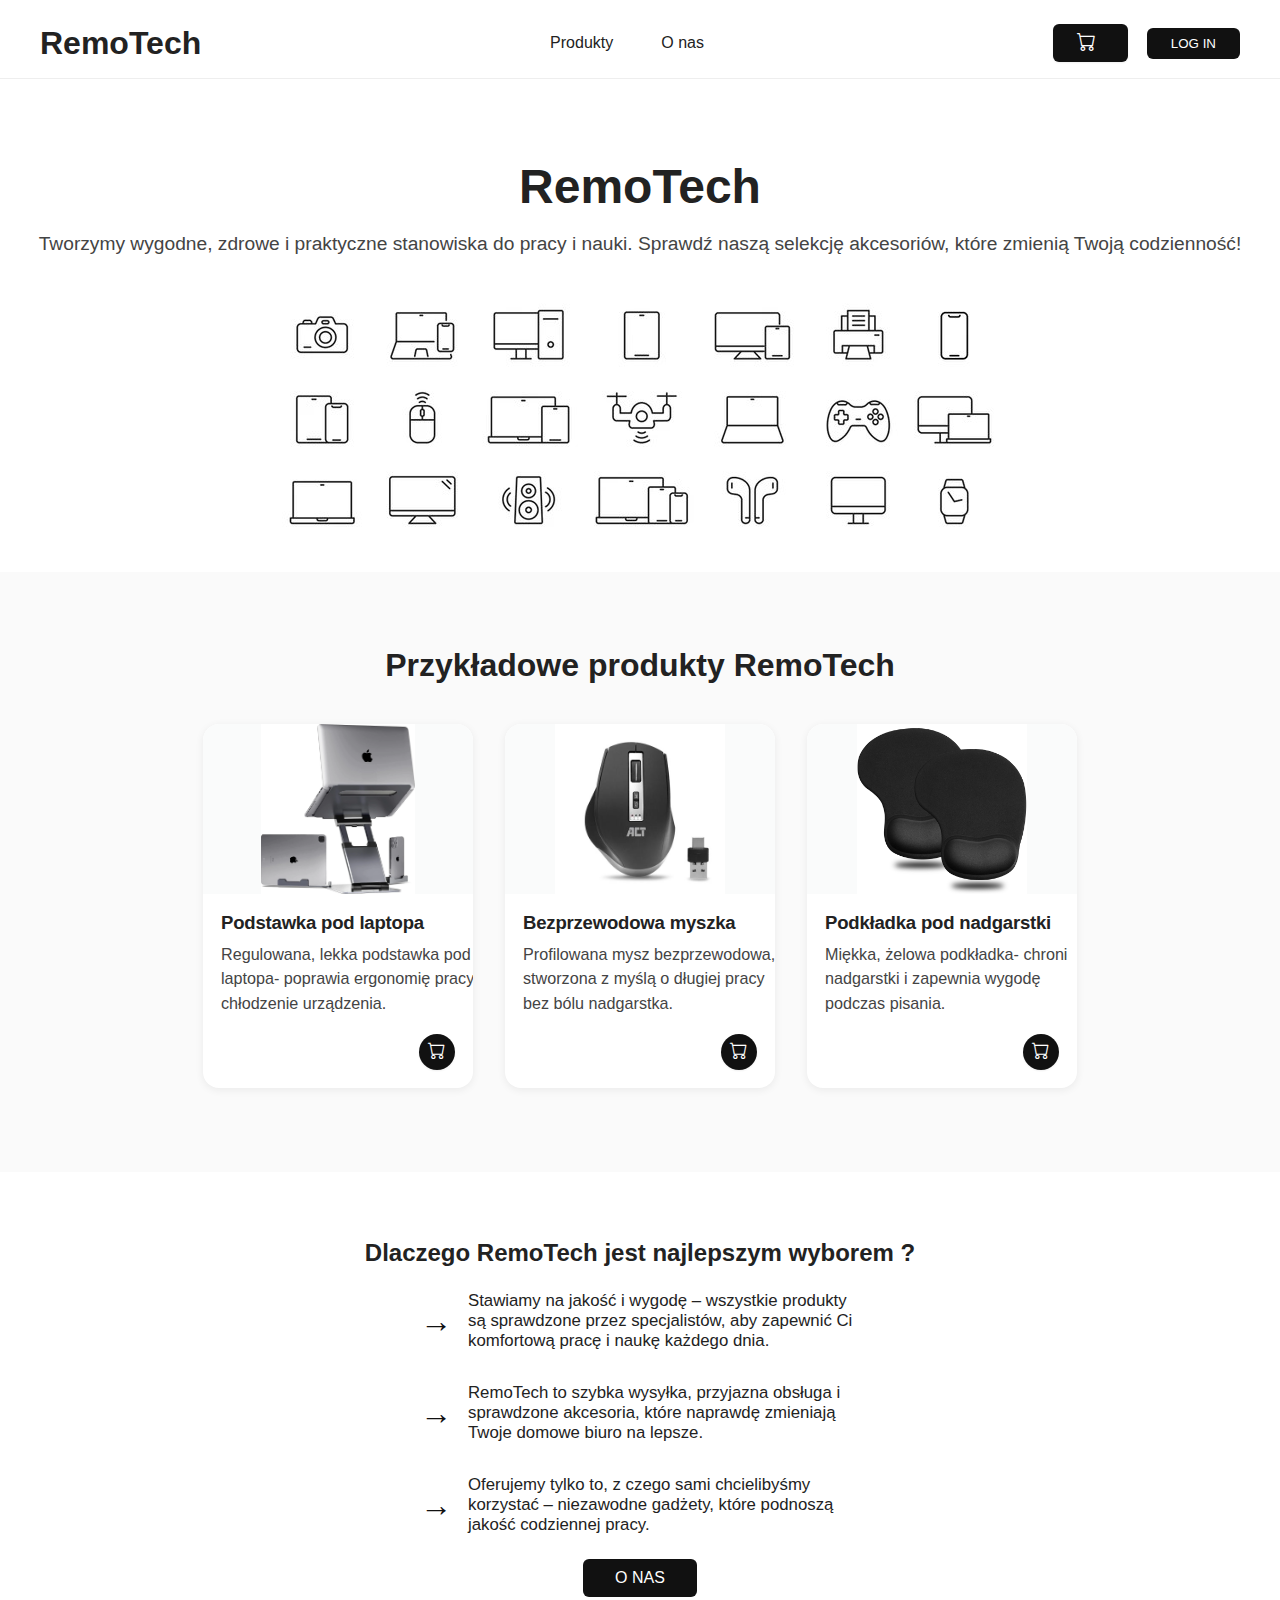
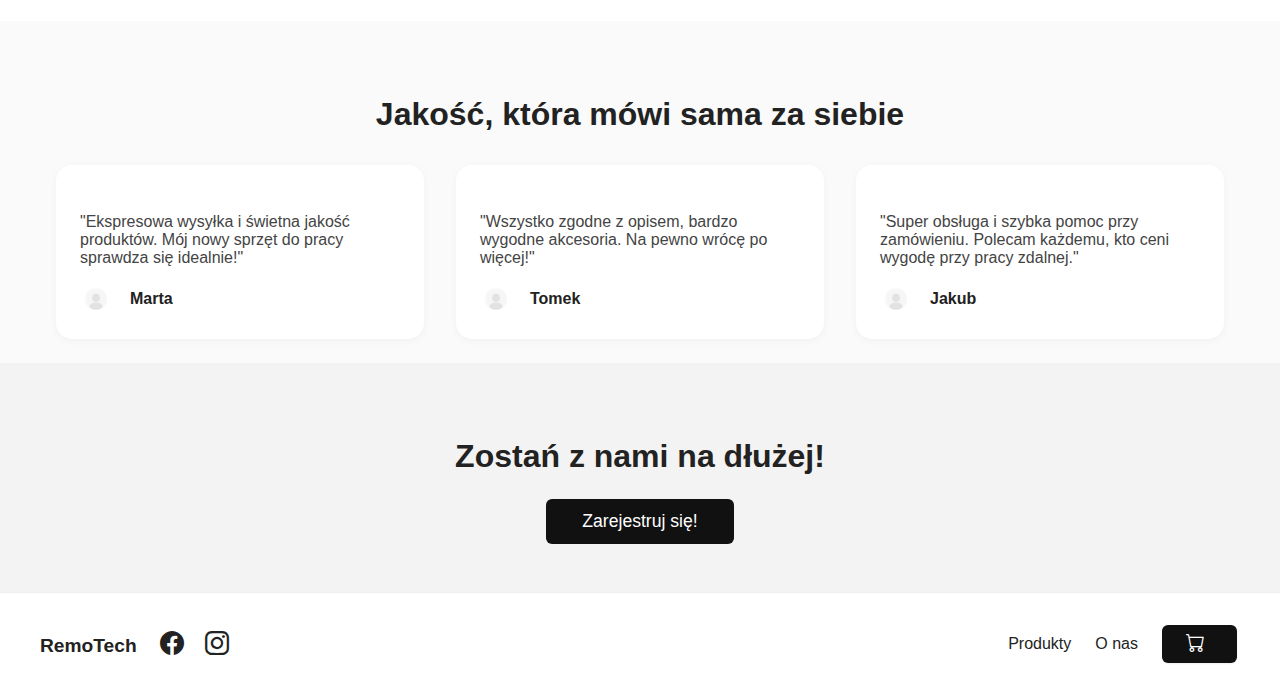
<file: frontend-cart changed/index.html>
<!DOCTYPE html>
<html lang="pl">
<head>
    <meta charset="UTF-8">
    <meta name="viewport" content="width=device-width, initial-scale=1.0">
    <title>RemoTech</title>
    <link rel="stylesheet" href="css/landing.css">
    <link rel="stylesheet" href="https://cdn.jsdelivr.net/npm/bootstrap-icons@1.10.5/font/bootstrap-icons.css">
    <style>
        .product-card__img img {
            width: 100%;
            height: 100%;
            object-fit: cover;
            border-radius: 12px;
            display: block;
        }
        .testimonial__author-img {
            width: 32px;
            height: 32px;
            border-radius: 50%;
            object-fit: cover;
            margin-right: 10px;
            vertical-align: middle;
        }
        .testimonial__author-wrap {
            display: flex;
            align-items: center;
            gap: 8px;
        }
        .why__list {
            display: flex;
            flex-wrap: wrap;
            justify-content: center;
            gap: 32px;
            margin-bottom: 24px;
        }
        .why__item {
            display: flex;
            flex-direction: row;
            align-items: center;
            gap: 16px;
            max-width: 440px;
            font-size: 1.05rem;
            text-align: left;
            background: none;
        }
        .why__arrow {
            font-size: 2rem;
            color: #111;
            flex-shrink: 0;
        }
        .header__actions {
            display: flex;
            align-items: center;
            gap: 16px;
        }
        .header__cart {
            font-size: 1.1rem;
            font-weight: 500;
            color: #222;
        }
        .header__login {
            background: #111;
            color: #fff;
            border: none;
            padding: 8px 24px;
            border-radius: 6px;
            font-weight: 500;
            margin-left: 0;
            cursor: pointer;
            transition: background 0.2s;
        }
        .header__login:hover {
            background: #222;
        }
    </style>
</head>
<body>
    <!-- Header -->
    <header class="header">
        <div class="header__logo">RemoTech</div>
        <nav class="header__nav" style="display: flex; align-items: center; gap: 32px;">
            <a href="produkty.html" class="header__link">Produkty</a>
            <a href="onas.html" class="header__link">O nas</a>
        </nav>
        <div class="header__actions">
            <button class="produkty-cart-btn" aria-label="Koszyk" onclick="window.location.href='cart.html'">
                <i class="bi bi-cart"></i>
            </button>
            <button class="header__login" onclick="window.location.href='login.html'">LOG IN</button>
        </div>
    </header>

    <!-- Hero Section -->
    <section class="hero">
        <div class="hero__content">
            <h1>RemoTech</h1>
            <p>Tworzymy wygodne, zdrowe i praktyczne stanowiska do pracy i nauki. Sprawdź naszą selekcję akcesoriów, które zmienią Twoją codzienność!</p>
        </div>
        <div class="hero__icons">
            <img src="assets/main page-fixed.jpg" alt="Main page illustration" style="max-width:100%;height:auto;">
        </div>
    </section>

    <!-- Icons Row (if you have SVGs or PNGs, add them here) -->
    <!--
    <section class="icons-row">
        <img src="assets/icon1.svg" alt="Ikona 1">
        ...
    </section>
    -->

    <!-- Featured Products -->
    <section class="products">
        <h2>Przykładowe produkty RemoTech</h2>
        <div class="products__list" style="display: flex; gap: 32px; justify-content: center; align-items: stretch; flex-wrap: wrap; margin: 40px 0 60px 0;">
            <div class="produkty-card" style="max-width: 270px; background: #fff; border-radius: 16px; box-shadow: 0 2px 8px #0001; display: flex; flex-direction: column; align-items: stretch; overflow: hidden; margin: 0; height: 100%; position: relative; padding: 0;">
                <img src="assets/laptop stand.webp" alt="Podstawka pod laptopa" style="width: 100%; height: 170px; object-fit: contain; border-radius: 16px 16px 0 0; background: #fafbfb; box-shadow: none; margin-bottom: 0; align-self: stretch;">
                <h3 style="font-size: 1.16rem; font-weight: 700; margin: 18px 0 8px 0; text-align: left; width: 100%; letter-spacing: -0.2px; padding: 0 18px;">Podstawka pod laptopa</h3>
                <p style="font-size: 1.01rem; color: #444; margin: 0 0 18px 0; text-align: left; width: 100%; line-height: 1.52; padding: 0 18px;">Regulowana, lekka podstawka pod laptopa- poprawia ergonomię pracy i chłodzenie urządzenia.</p>
                <div class="produkty-bottom-row" style="width: 100%; display: flex; align-items: center; justify-content: flex-end; margin-top: auto; padding: 0 18px 18px 18px; box-sizing: border-box;">
                    <button class="product-card__cart" aria-label="Dodaj do koszyka" style="width: 36px; height: 36px; min-width: 36px; border: none; border-radius: 50%; background: #111; color: #fff; font-size: 1.1rem; padding: 0; cursor: pointer; transition: background 0.2s; display: flex; align-items: center; justify-content: center; box-shadow: 0 1px 2px #0001; margin: 0;">
                        <i class="bi bi-cart"></i>
                    </button>
                </div>
            </div>
            <div class="produkty-card" style="max-width: 270px; background: #fff; border-radius: 16px; box-shadow: 0 2px 8px #0001; display: flex; flex-direction: column; align-items: stretch; overflow: hidden; margin: 0; height: 100%; position: relative; padding: 0;">
                <img src="assets/mouse-right one.jpg" alt="Bezprzewodowa myszka" style="width: 100%; height: 170px; object-fit: contain; border-radius: 16px 16px 0 0; background: #fafbfb; box-shadow: none; margin-bottom: 0; align-self: stretch;">
                <h3 style="font-size: 1.16rem; font-weight: 700; margin: 18px 0 8px 0; text-align: left; width: 100%; letter-spacing: -0.2px; padding: 0 18px;">Bezprzewodowa myszka</h3>
                <p style="font-size: 1.01rem; color: #444; margin: 0 0 18px 0; text-align: left; width: 100%; line-height: 1.52; padding: 0 18px;">Profilowana mysz bezprzewodowa, stworzona z myślą o długiej pracy bez bólu nadgarstka.</p>
                <div class="produkty-bottom-row" style="width: 100%; display: flex; align-items: center; justify-content: flex-end; margin-top: auto; padding: 0 18px 18px 18px; box-sizing: border-box;">
                    <button class="product-card__cart" aria-label="Dodaj do koszyka" style="width: 36px; height: 36px; min-width: 36px; border: none; border-radius: 50%; background: #111; color: #fff; font-size: 1.1rem; padding: 0; cursor: pointer; transition: background 0.2s; display: flex; align-items: center; justify-content: center; box-shadow: 0 1px 2px #0001; margin: 0;">
                        <i class="bi bi-cart"></i>
                    </button>
                </div>
            </div>
            <div class="produkty-card" style="max-width: 270px; background: #fff; border-radius: 16px; box-shadow: 0 2px 8px #0001; display: flex; flex-direction: column; align-items: stretch; overflow: hidden; margin: 0; height: 100%; position: relative; padding: 0;">
                <img src="assets/mousepad.jpg" alt="Podkładka pod nadgarstki" style="width: 100%; height: 170px; object-fit: contain; border-radius: 16px 16px 0 0; background: #fafbfb; box-shadow: none; margin-bottom: 0; align-self: stretch;">
                <h3 style="font-size: 1.16rem; font-weight: 700; margin: 18px 0 8px 0; text-align: left; width: 100%; letter-spacing: -0.2px; padding: 0 18px;">Podkładka pod nadgarstki</h3>
                <p style="font-size: 1.01rem; color: #444; margin: 0 0 18px 0; text-align: left; width: 100%; line-height: 1.52; padding: 0 18px;">Miękka, żelowa podkładka- chroni nadgarstki i zapewnia wygodę podczas pisania.</p>
                <div class="produkty-bottom-row" style="width: 100%; display: flex; align-items: center; justify-content: flex-end; margin-top: auto; padding: 0 18px 18px 18px; box-sizing: border-box;">
                    <button class="product-card__cart" aria-label="Dodaj do koszyka" style="width: 36px; height: 36px; min-width: 36px; border: none; border-radius: 50%; background: #111; color: #fff; font-size: 1.1rem; padding: 0; cursor: pointer; transition: background 0.2s; display: flex; align-items: center; justify-content: center; box-shadow: 0 1px 2px #0001; margin: 0;">
                        <i class="bi bi-cart"></i>
                    </button>
                </div>
            </div>
        </div>
    </section>

    <!-- Why Choose Us -->
    <section class="why">
        <h2>Dlaczego RemoTech jest najlepszym wyborem ?</h2>
        <div class="why__list">
            <div class="why__item">
                <span class="why__arrow">→</span>
                <span>Stawiamy na jakość i wygodę – wszystkie produkty są sprawdzone przez specjalistów, aby zapewnić Ci komfortową pracę i naukę każdego dnia.</span>
            </div>
            <div class="why__item">
                <span class="why__arrow">→</span>
                <span>RemoTech to szybka wysyłka, przyjazna obsługa i sprawdzone akcesoria, które naprawdę zmieniają Twoje domowe biuro na lepsze.</span>
            </div>
            <div class="why__item">
                <span class="why__arrow">→</span>
                <span>Oferujemy tylko to, z czego sami chcielibyśmy korzystać – niezawodne gadżety, które podnoszą jakość codziennej pracy.</span>
            </div>
        </div>
        <div class="why__cta">
            <button onclick="window.location.href='onas.html'">O NAS</button>
        </div>
    </section>

    <!-- Testimonials -->
    <section class="testimonials">
        <h2>Jakość, która mówi sama za siebie</h2>
        <div class="testimonials__list">
            <div class="testimonial">
                <p>"Ekspresowa wysyłka i świetna jakość produktów. Mój nowy sprzęt do pracy sprawdza się idealnie!"</p>
                <span class="testimonial__author-wrap">
                    <img src="assets/profile icon.jpg" alt="Marta" class="testimonial__author-img">
                    <span class="testimonial__author">Marta</span>
                </span>
            </div>
            <div class="testimonial">
                <p>"Wszystko zgodne z opisem, bardzo wygodne akcesoria. Na pewno wrócę po więcej!"</p>
                <span class="testimonial__author-wrap">
                    <img src="assets/profile icon.jpg" alt="Tomek" class="testimonial__author-img">
                    <span class="testimonial__author">Tomek</span>
                </span>
            </div>
            <div class="testimonial">
                <p>"Super obsługa i szybka pomoc przy zamówieniu. Polecam każdemu, kto ceni wygodę przy pracy zdalnej."</p>
                <span class="testimonial__author-wrap">
                    <img src="assets/profile icon.jpg" alt="Jakub" class="testimonial__author-img">
                    <span class="testimonial__author">Jakub</span>
                </span>
            </div>
        </div>
    </section>

    <!-- Call to Action -->
    <section class="cta">
        <div class="cta__content">
            <h2>Zostań z nami na dłużej!</h2>
            <button onclick="window.location.href='login.html'">Zarejestruj się!</button>
        </div>
    </section>

    <!-- Footer -->
    <footer class="footer">
        <div class="footer__brand">RemoTech
            <span class="footer__social" style="margin-left: 18px;">
                <a href="#"><i class="bi bi-facebook"></i></a>
                <a href="#"><i class="bi bi-instagram"></i></a>
            </span>
        </div>
        <div class="footer__links" style="display: flex; align-items: center; gap: 24px;">
            <a href="produkty.html">Produkty</a>
            <a href="onas.html">O nas</a>
            <button class="produkty-cart-btn" aria-label="Koszyk" onclick="window.location.href='cart.html'">
                <i class="bi bi-cart"></i>
            </button>
        </div>
    </footer>
</body>
</html>
</file>
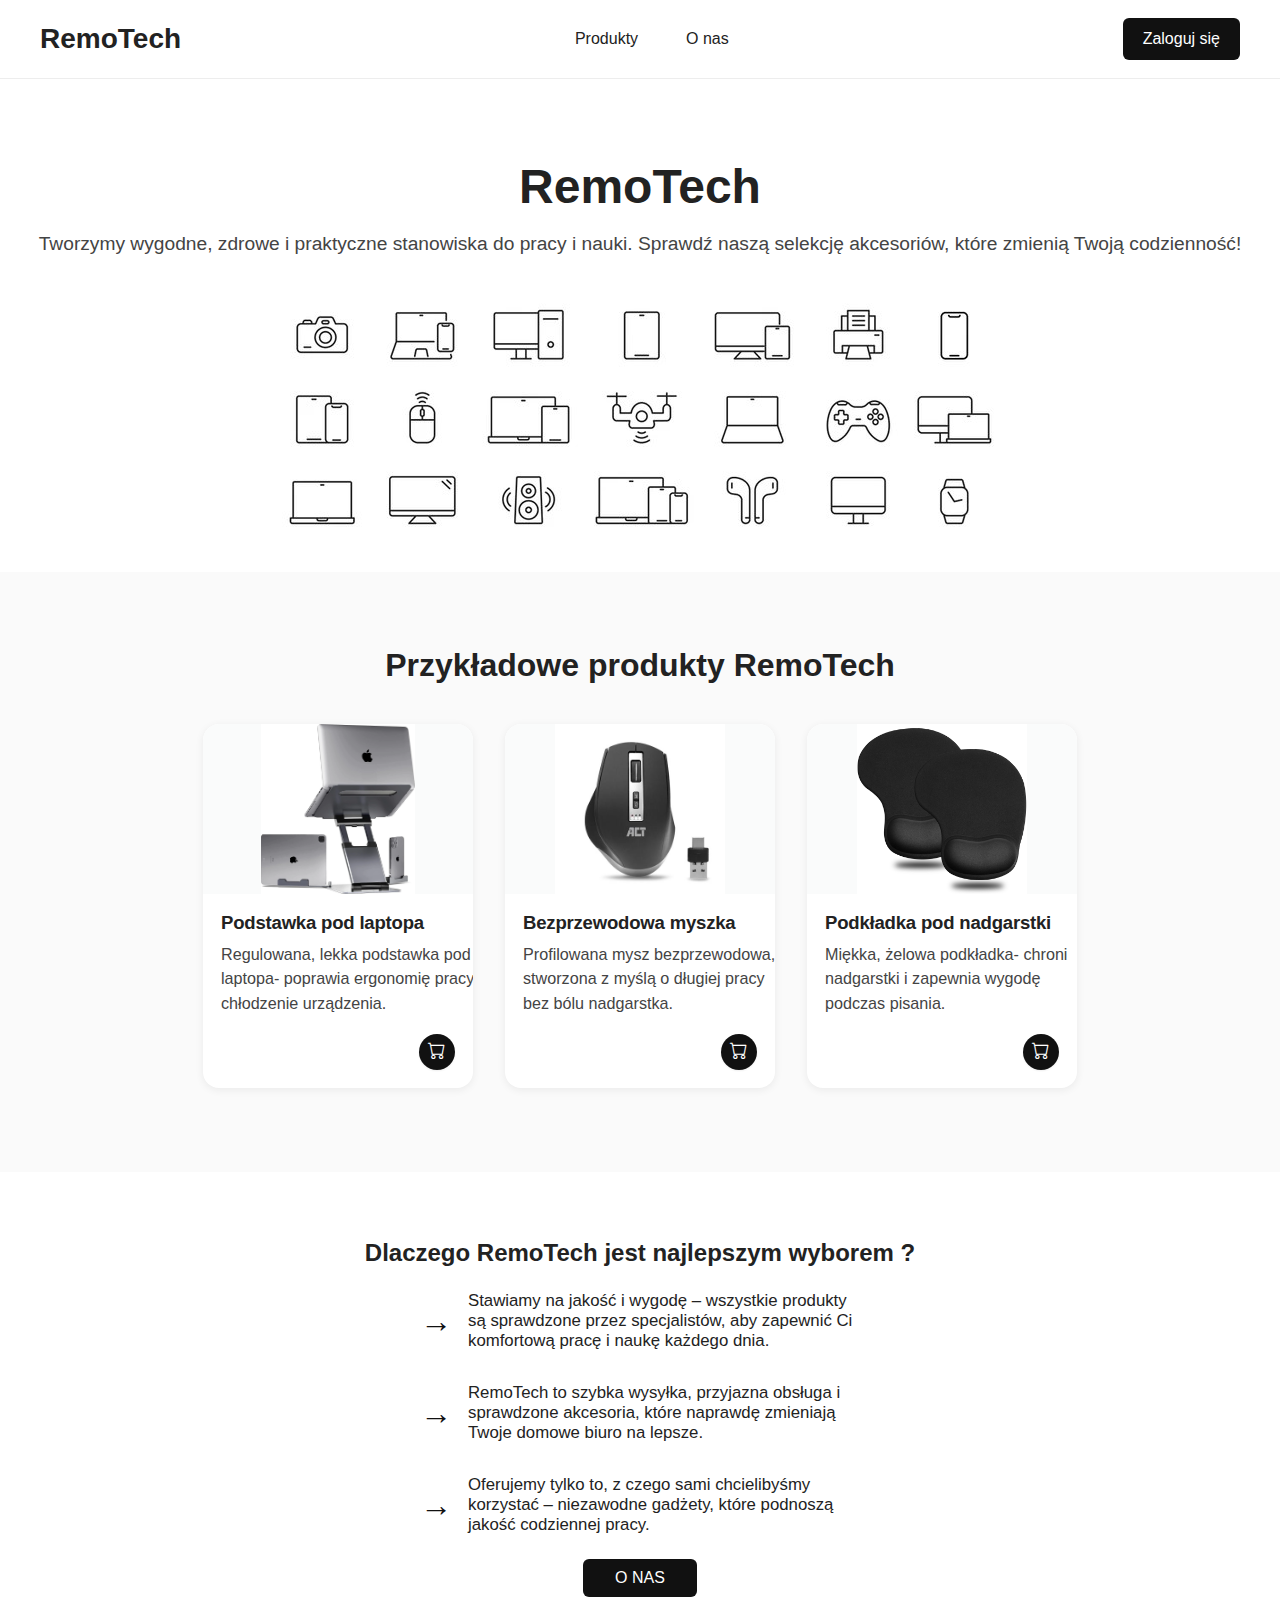
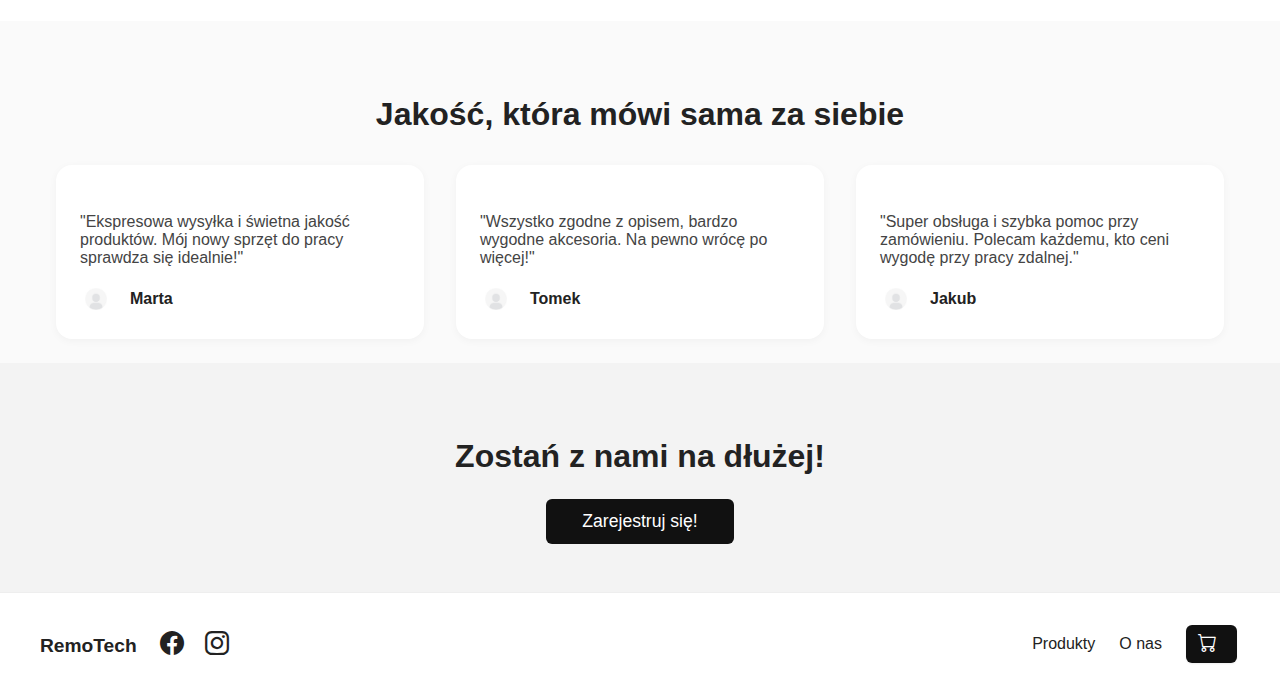
<file: frontend/index.html>
<!DOCTYPE html>
<html lang="pl">
  <head>
    <meta charset="UTF-8" />
    <meta name="viewport" content="width=device-width, initial-scale=1.0" />
    <title>RemoTech</title>
    <link rel="icon" type="image/png" href="favicon/favicon-96x96.png" sizes="96x96" />
    <link rel="icon" type="image/svg+xml" href="favicon/favicon.svg" />
    <link rel="shortcut icon" href="favicon/favicon.ico" />
    <link rel="apple-touch-icon" sizes="180x180" href="favicon/apple-touch-icon.png" />
    <link rel="manifest" href="favicon/web-app-manifest-192x192.png" />
    <link rel="stylesheet" href="css/landing.css" />
    <link
      rel="stylesheet"
      href="https://cdn.jsdelivr.net/npm/bootstrap-icons@1.10.5/font/bootstrap-icons.css"
    />
    <style>
      .product-card__img img {
        width: 100%;
        height: 100%;
        object-fit: cover;
        border-radius: 12px;
        display: block;
      }
      .testimonial__author-img {
        width: 32px;
        height: 32px;
        border-radius: 50%;
        object-fit: cover;
        margin-right: 10px;
        vertical-align: middle;
      }
      .testimonial__author-wrap {
        display: flex;
        align-items: center;
        gap: 8px;
      }
      .why__list {
        display: flex;
        flex-wrap: wrap;
        justify-content: center;
        gap: 32px;
        margin-bottom: 24px;
      }
      .why__item {
        display: flex;
        flex-direction: row;
        align-items: center;
        gap: 16px;
        max-width: 440px;
        font-size: 1.05rem;
        text-align: left;
        background: none;
      }
      .why__arrow {
        font-size: 2rem;
        color: #111;
        flex-shrink: 0;
      }
      .header {
        position: sticky;
        top: 0;
        z-index: 1000;
        display: flex;
        align-items: center;
        justify-content: space-between;
        background: #fff;
        border-bottom: 1px solid #ededed;
        padding: 0 36px 0 36px;
        min-height: 58px;
      }
      .header__actions {
        display: flex;
        align-items: center;
        gap: 16px;
      }
      .header__cart {
        font-size: 1.1rem;
        font-weight: 500;
        color: #222;
      }
      .header__login {
        background: #111;
        color: #fff;
        border: none;
        padding: 12px 20px;
        border-radius: 6px;
        font-weight: 500;
        margin-left: 0;
        cursor: pointer;
        transition: background 0.2s;
        text-decoration: none;
      }
      .header__nav {
        display: flex;
        align-items: center;
        gap: 32px;
      }
      .header__login:hover {
        background: #222;
      }
      .produkty-cart-btn {
        padding: 8px 12px;
      }
      .header__logo {
        font-size: 28px;
        font-weight: 600;
        padding: 10px 0;
      }
      .admin-button {
        background-color: red;
        text-decoration: none;
      }
    </style>
    <script src="js/auth.js"></script>
  </head>
  <body>
    <!-- Header -->
    <header class="header" style="padding: 10px 40px">
      <div class="header__logo">RemoTech</div>
      <nav class="header__nav">
        <a href="produkty.html" class="header__link">Produkty</a>
        <a href="onas.html" class="header__link">O nas</a>
      </nav>
      <div class="header__actions">
        <a class="header__login" href="login.html"> Zaloguj się </a>
      </div>
    </header>

    <!-- Hero Section -->
    <section class="hero">
      <div class="hero__content">
        <h1>RemoTech</h1>
        <p>
          Tworzymy wygodne, zdrowe i praktyczne stanowiska do pracy i nauki.
          Sprawdź naszą selekcję akcesoriów, które zmienią Twoją codzienność!
        </p>
      </div>
      <div class="hero__icons">
        <img
          src="assets/main page-fixed.jpg"
          alt="Main page illustration"
          style="max-width: 100%; height: auto"
        />
      </div>
    </section>

    <!-- Icons Row (if you have SVGs or PNGs, add them here) -->
    <!--
    <section class="icons-row">
        <img src="assets/icon1.svg" alt="Ikona 1">
        ...
    </section>
    -->

    <!-- Featured Products -->
    <section class="products">
      <h2>Przykładowe produkty RemoTech</h2>
      <div
        class="products__list"
        style="
          display: flex;
          gap: 32px;
          justify-content: center;
          align-items: stretch;
          flex-wrap: wrap;
          margin: 40px 0 60px 0;
        "
      >
        <div
          class="produkty-card"
          style="
            max-width: 270px;
            background: #fff;
            border-radius: 16px;
            box-shadow: 0 2px 8px #0001;
            display: flex;
            flex-direction: column;
            align-items: stretch;
            overflow: hidden;
            margin: 0;
            height: 100%;
            position: relative;
            padding: 0;
          "
        >
          <img
            src="assets/laptop stand.webp"
            alt="Podstawka pod laptopa"
            style="
              width: 100%;
              height: 170px;
              object-fit: contain;
              border-radius: 16px 16px 0 0;
              background: #fafbfb;
              box-shadow: none;
              margin-bottom: 0;
              align-self: stretch;
            "
          />
          <h3
            style="
              font-size: 1.16rem;
              font-weight: 700;
              margin: 18px 0 8px 0;
              text-align: left;
              width: 100%;
              letter-spacing: -0.2px;
              padding: 0 18px;
            "
          >
            Podstawka pod laptopa
          </h3>
          <p
            style="
              font-size: 1.01rem;
              color: #444;
              margin: 0 0 18px 0;
              text-align: left;
              width: 100%;
              line-height: 1.52;
              padding: 0 18px;
            "
          >
            Regulowana, lekka podstawka pod laptopa- poprawia ergonomię pracy i
            chłodzenie urządzenia.
          </p>
          <div
            class="produkty-bottom-row"
            style="
              width: 100%;
              display: flex;
              align-items: center;
              justify-content: flex-end;
              margin-top: auto;
              padding: 0 18px 18px 18px;
              box-sizing: border-box;
            "
          >
            <button
              class="product-card__cart"
              aria-label="Dodaj do koszyka"
              style="
                width: 36px;
                height: 36px;
                min-width: 36px;
                border: none;
                border-radius: 50%;
                background: #111;
                color: #fff;
                font-size: 1.1rem;
                padding: 0;
                cursor: pointer;
                transition: background 0.2s;
                display: flex;
                align-items: center;
                justify-content: center;
                box-shadow: 0 1px 2px #0001;
                margin: 0;
              "
            >
              <i class="bi bi-cart"></i>
            </button>
          </div>
        </div>
        <div
          class="produkty-card"
          style="
            max-width: 270px;
            background: #fff;
            border-radius: 16px;
            box-shadow: 0 2px 8px #0001;
            display: flex;
            flex-direction: column;
            align-items: stretch;
            overflow: hidden;
            margin: 0;
            height: 100%;
            position: relative;
            padding: 0;
          "
        >
          <img
            src="assets/mouse-right one.jpg"
            alt="Bezprzewodowa myszka"
            style="
              width: 100%;
              height: 170px;
              object-fit: contain;
              border-radius: 16px 16px 0 0;
              background: #fafbfb;
              box-shadow: none;
              margin-bottom: 0;
              align-self: stretch;
            "
          />
          <h3
            style="
              font-size: 1.16rem;
              font-weight: 700;
              margin: 18px 0 8px 0;
              text-align: left;
              width: 100%;
              letter-spacing: -0.2px;
              padding: 0 18px;
            "
          >
            Bezprzewodowa myszka
          </h3>
          <p
            style="
              font-size: 1.01rem;
              color: #444;
              margin: 0 0 18px 0;
              text-align: left;
              width: 100%;
              line-height: 1.52;
              padding: 0 18px;
            "
          >
            Profilowana mysz bezprzewodowa, stworzona z myślą o długiej pracy
            bez bólu nadgarstka.
          </p>
          <div
            class="produkty-bottom-row"
            style="
              width: 100%;
              display: flex;
              align-items: center;
              justify-content: flex-end;
              margin-top: auto;
              padding: 0 18px 18px 18px;
              box-sizing: border-box;
            "
          >
            <button
              class="product-card__cart"
              aria-label="Dodaj do koszyka"
              style="
                width: 36px;
                height: 36px;
                min-width: 36px;
                border: none;
                border-radius: 50%;
                background: #111;
                color: #fff;
                font-size: 1.1rem;
                padding: 0;
                cursor: pointer;
                transition: background 0.2s;
                display: flex;
                align-items: center;
                justify-content: center;
                box-shadow: 0 1px 2px #0001;
                margin: 0;
              "
            >
              <i class="bi bi-cart"></i>
            </button>
          </div>
        </div>
        <div
          class="produkty-card"
          style="
            max-width: 270px;
            background: #fff;
            border-radius: 16px;
            box-shadow: 0 2px 8px #0001;
            display: flex;
            flex-direction: column;
            align-items: stretch;
            overflow: hidden;
            margin: 0;
            height: 100%;
            position: relative;
            padding: 0;
          "
        >
          <img
            src="assets/mousepad.jpg"
            alt="Podkładka pod nadgarstki"
            style="
              width: 100%;
              height: 170px;
              object-fit: contain;
              border-radius: 16px 16px 0 0;
              background: #fafbfb;
              box-shadow: none;
              margin-bottom: 0;
              align-self: stretch;
            "
          />
          <h3
            style="
              font-size: 1.16rem;
              font-weight: 700;
              margin: 18px 0 8px 0;
              text-align: left;
              width: 100%;
              letter-spacing: -0.2px;
              padding: 0 18px;
            "
          >
            Podkładka pod nadgarstki
          </h3>
          <p
            style="
              font-size: 1.01rem;
              color: #444;
              margin: 0 0 18px 0;
              text-align: left;
              width: 100%;
              line-height: 1.52;
              padding: 0 18px;
            "
          >
            Miękka, żelowa podkładka- chroni nadgarstki i zapewnia wygodę
            podczas pisania.
          </p>
          <div
            class="produkty-bottom-row"
            style="
              width: 100%;
              display: flex;
              align-items: center;
              justify-content: flex-end;
              margin-top: auto;
              padding: 0 18px 18px 18px;
              box-sizing: border-box;
            "
          >
            <button
              class="product-card__cart"
              aria-label="Dodaj do koszyka"
              style="
                width: 36px;
                height: 36px;
                min-width: 36px;
                border: none;
                border-radius: 50%;
                background: #111;
                color: #fff;
                font-size: 1.1rem;
                padding: 0;
                cursor: pointer;
                transition: background 0.2s;
                display: flex;
                align-items: center;
                justify-content: center;
                box-shadow: 0 1px 2px #0001;
                margin: 0;
              "
            >
              <i class="bi bi-cart"></i>
            </button>
          </div>
        </div>
      </div>
    </section>

    <!-- Why Choose Us -->
    <section class="why">
      <h2>Dlaczego RemoTech jest najlepszym wyborem ?</h2>
      <div class="why__list">
        <div class="why__item">
          <span class="why__arrow">→</span>
          <span
            >Stawiamy na jakość i wygodę – wszystkie produkty są sprawdzone
            przez specjalistów, aby zapewnić Ci komfortową pracę i naukę każdego
            dnia.</span
          >
        </div>
        <div class="why__item">
          <span class="why__arrow">→</span>
          <span
            >RemoTech to szybka wysyłka, przyjazna obsługa i sprawdzone
            akcesoria, które naprawdę zmieniają Twoje domowe biuro na
            lepsze.</span
          >
        </div>
        <div class="why__item">
          <span class="why__arrow">→</span>
          <span
            >Oferujemy tylko to, z czego sami chcielibyśmy korzystać –
            niezawodne gadżety, które podnoszą jakość codziennej pracy.</span
          >
        </div>
      </div>
      <div class="why__cta">
        <button onclick="window.location.href='onas.html'">O NAS</button>
      </div>
    </section>

    <!-- Testimonials -->
    <section class="testimonials">
      <h2>Jakość, która mówi sama za siebie</h2>
      <div class="testimonials__list">
        <div class="testimonial">
          <p>
            "Ekspresowa wysyłka i świetna jakość produktów. Mój nowy sprzęt do
            pracy sprawdza się idealnie!"
          </p>
          <span class="testimonial__author-wrap">
            <img
              src="assets/profile icon.jpg"
              alt="Marta"
              class="testimonial__author-img"
            />
            <span class="testimonial__author">Marta</span>
          </span>
        </div>
        <div class="testimonial">
          <p>
            "Wszystko zgodne z opisem, bardzo wygodne akcesoria. Na pewno wrócę
            po więcej!"
          </p>
          <span class="testimonial__author-wrap">
            <img
              src="assets/profile icon.jpg"
              alt="Tomek"
              class="testimonial__author-img"
            />
            <span class="testimonial__author">Tomek</span>
          </span>
        </div>
        <div class="testimonial">
          <p>
            "Super obsługa i szybka pomoc przy zamówieniu. Polecam każdemu, kto
            ceni wygodę przy pracy zdalnej."
          </p>
          <span class="testimonial__author-wrap">
            <img
              src="assets/profile icon.jpg"
              alt="Jakub"
              class="testimonial__author-img"
            />
            <span class="testimonial__author">Jakub</span>
          </span>
        </div>
      </div>
    </section>

    <!-- Call to Action -->
    <section class="cta">
      <div class="cta__content">
        <h2>Zostań z nami na dłużej!</h2>
        <button onclick="window.location.href='register.html'">
          Zarejestruj się!
        </button>
      </div>
    </section>

    <!-- Footer -->
    <footer class="footer">
      <div class="footer__brand">
        RemoTech
        <span class="footer__social" style="margin-left: 18px">
          <a href="#"><i class="bi bi-facebook"></i></a>
          <a href="#"><i class="bi bi-instagram"></i></a>
        </span>
      </div>
      <div
        class="footer__links"
        style="display: flex; align-items: center; gap: 24px"
      >
        <a href="produkty.html">Produkty</a>
        <a href="onas.html">O nas</a>
        <button
          class="produkty-cart-btn"
          aria-label="Koszyk"
          onclick="window.location.href='cart.html'"
        >
          <i class="bi bi-cart"></i>
        </button>
      </div>
    </footer>
  </body>
</html>
</file>
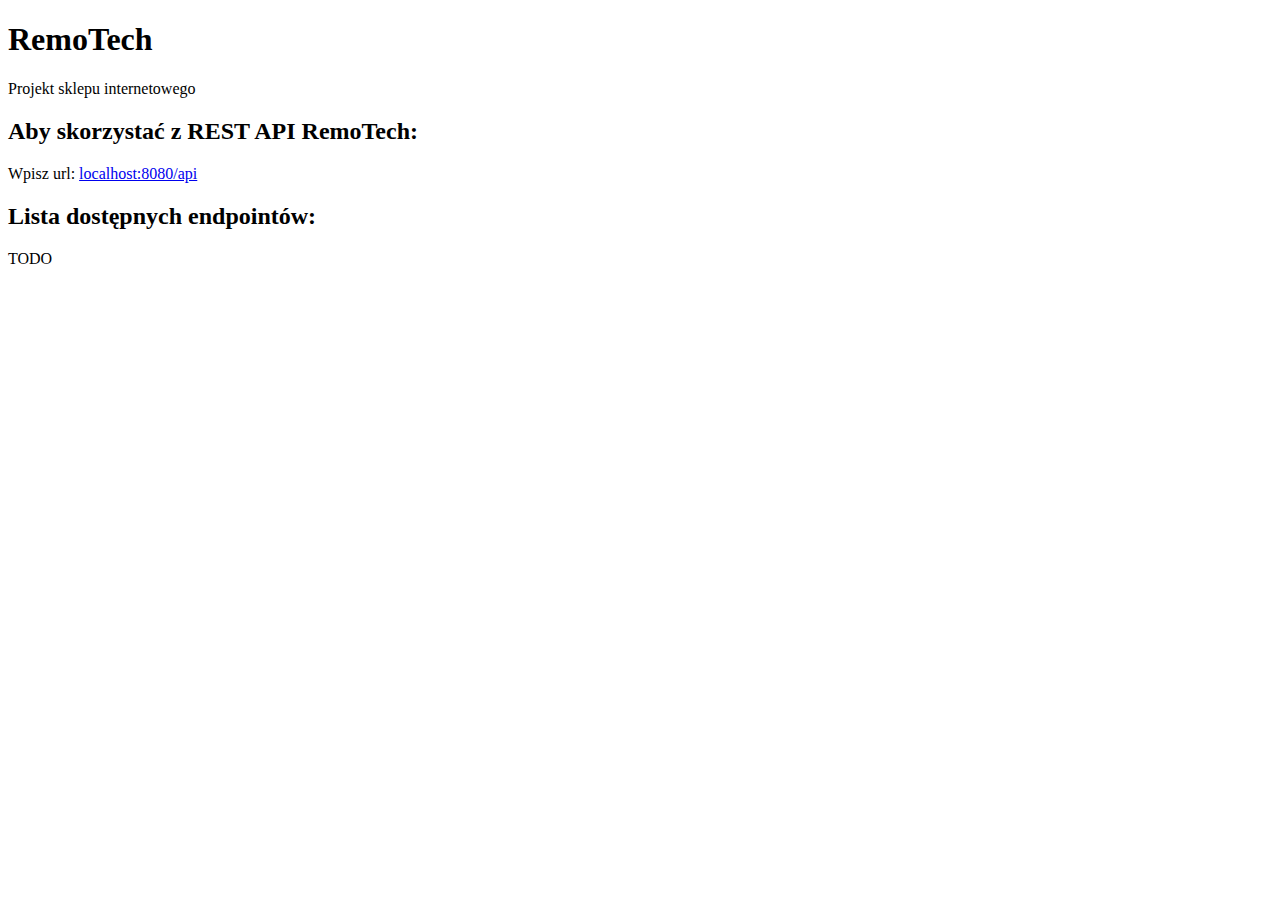
<file: remotech/src/main/resources/static/index.html>
<!DOCTYPE html>
<html lang="en">
<head>
    <meta charset="UTF-8">
    <title>RemoTech</title>
</head>
<body>
    <h1>RemoTech</h1>
    <p>Projekt sklepu internetowego</p>

    <h2>Aby skorzystać z REST API RemoTech:</h2>
    <p>Wpisz url: <a href="localhost:8080/api">localhost:8080/api</a></p>

    <h2>Lista dostępnych endpointów:</h2>
    <p>TODO</p>
</body>
</html>
</file>
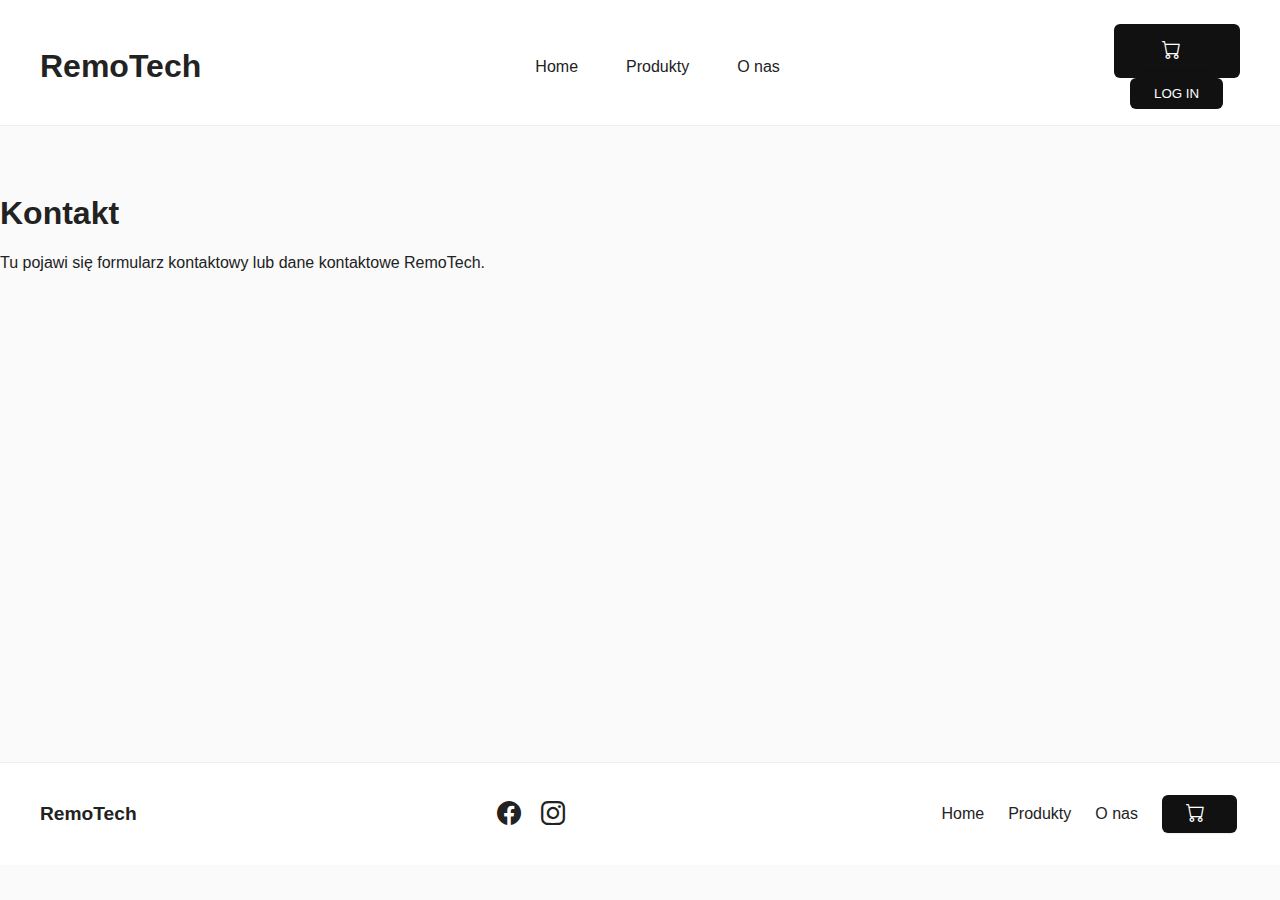
<file: frontend-cart changed/kontakt.html>
<!DOCTYPE html>
<html lang="pl">
<head>
    <meta charset="UTF-8">
    <meta name="viewport" content="width=device-width, initial-scale=1.0">
    <title>Kontakt - RemoTech</title>
    <link rel="stylesheet" href="css/landing.css">
    <link rel="stylesheet" href="https://cdn.jsdelivr.net/npm/bootstrap-icons@1.10.5/font/bootstrap-icons.css">
</head>
<body>
    <header class="header">
        <div class="header__logo">RemoTech</div>
        <nav class="header__nav">
            <a href="index.html" class="header__link">Home</a>
            <a href="produkty.html" class="header__link">Produkty</a>
            <a href="onas.html" class="header__link">O nas</a>
        </nav>
        <div class="header__actions">
            <div class="header__cart">
                <button class="produkty-cart-btn" aria-label="Koszyk" onclick="window.location.href='cart.html'">
                    <i class="bi bi-cart"></i>
                </button>
            </div>
            <button class="header__login" onclick="window.location.href='login.html'">LOG IN</button>
        </div>
    </header>
    <main class="container" style="min-height:60vh; padding: 48px 0;">
        <h1>Kontakt</h1>
        <p>Tu pojawi się formularz kontaktowy lub dane kontaktowe RemoTech.</p>
    </main>
    <footer class="footer">
        <div class="footer__brand">RemoTech</div>
        <div class="footer__social">
            <a href="#"><i class="bi bi-facebook"></i></a>
            <a href="#"><i class="bi bi-instagram"></i></a>
        </div>
        <div class="footer__links" style="display: flex; align-items: center; gap: 24px;">
            <a href="index.html">Home</a>
            <a href="produkty.html">Produkty</a>
            <a href="onas.html">O nas</a>
            <button class="produkty-cart-btn" aria-label="Koszyk" onclick="window.location.href='cart.html'">
                <i class="bi bi-cart"></i>
            </button>
        </div>
    </footer>
</body>
</html>
</file>
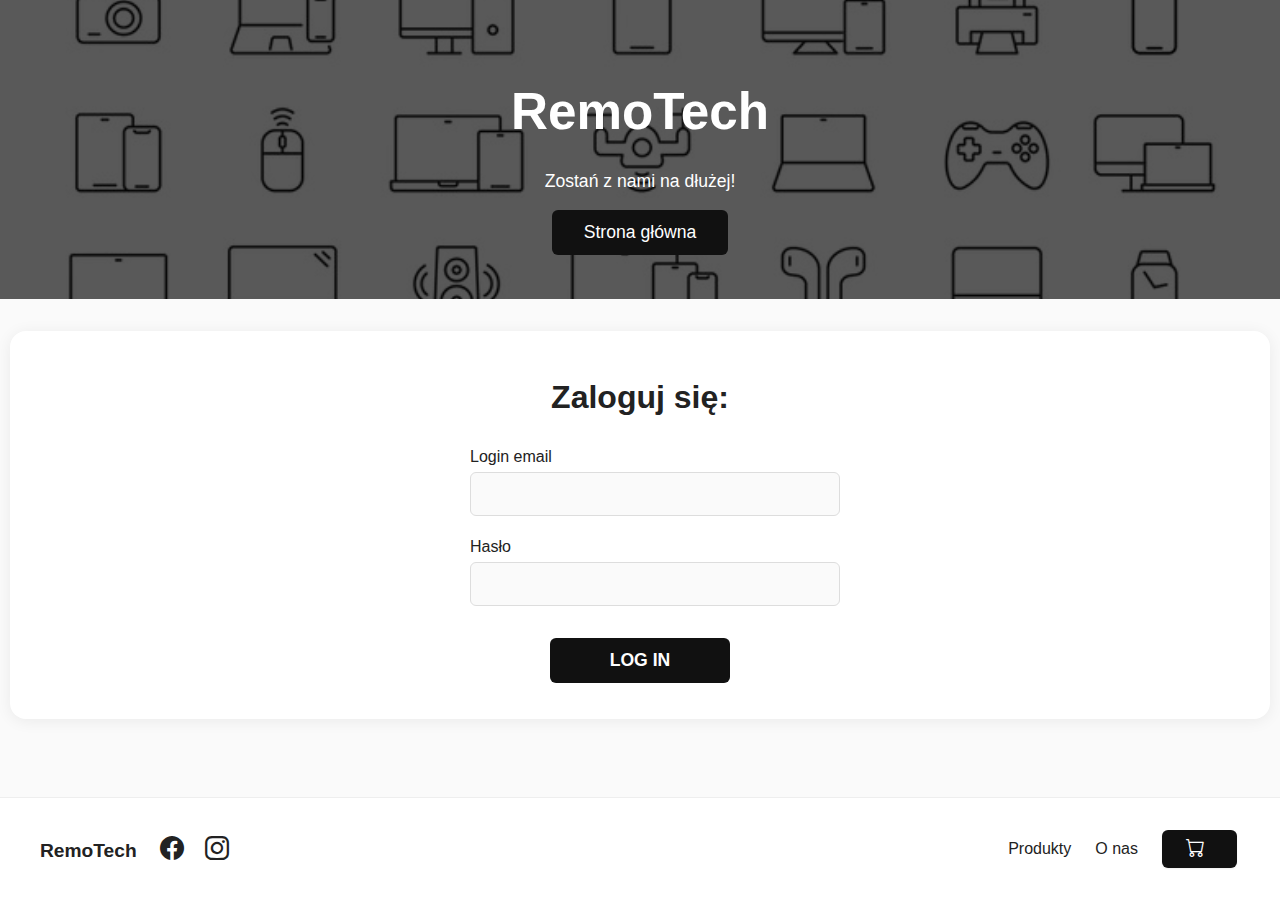
<file: frontend-cart changed/login.html>
<!DOCTYPE html>
<html lang="pl">
<head>
    <meta charset="UTF-8">
    <meta name="viewport" content="width=device-width, initial-scale=1.0">
    <title>Logowanie - RemoTech</title>
    <link rel="stylesheet" href="css/landing.css">
    <link rel="stylesheet" href="https://cdn.jsdelivr.net/npm/bootstrap-icons@1.10.5/font/bootstrap-icons.css">
    <style>
        .login-hero {
            background: url('assets/main page-fixed.jpg') center/cover no-repeat;
            min-height: 260px;
            display: flex;
            flex-direction: column;
            align-items: center;
            justify-content: center;
            position: relative;
        }
        .login-hero__overlay {
            position: absolute;
            top: 0; left: 0; right: 0; bottom: 0;
            background: rgba(34,34,34,0.55);
            z-index: 1;
        }
        .login-hero__content {
            position: relative;
            z-index: 2;
            color: #fff;
            text-align: center;
        }
        .login-hero__content h1 {
            font-size: 2.2rem;
            font-weight: bold;
            margin-bottom: 0.5rem;
        }
        .login-hero__content p {
            font-size: 1.1rem;
            margin-bottom: 1.2rem;
        }
        .login-hero__cta {
            background: #111;
            color: #fff;
            border: none;
            padding: 12px 32px;
            border-radius: 6px;
            font-size: 1.1rem;
            font-weight: 500;
            cursor: pointer;
            transition: background 0.2s;
        }
        .login-hero__cta:hover {
            background: #222;
        }
        .login-form-section {
            background: #fff;
            width: 100%;
            max-width: 1100px;
            margin: 32px auto 48px auto;
            border-radius: 16px;
            box-shadow: 0 2px 16px #0001;
            padding: 48px 80px 36px 80px;
            position: relative;
            z-index: 3;
        }
        .login-form-title {
            font-size: 2rem;
            font-weight: bold;
            margin-bottom: 32px;
            text-align: center;
        }
        .login-form-group {
            display: flex;
            flex-direction: column;
            align-items: flex-start;
            width: 100%;
            max-width: 340px;
        }
        .login-form {
            display: flex;
            flex-direction: column;
            gap: 22px;
            align-items: center;
        }
        .login-form label {
            font-size: 1rem;
            font-weight: 500;
            margin-bottom: 6px;
            align-self: flex-start;
            width: 100%;
            max-width: 340px;
        }
        .login-form input[type="text"],
        .login-form input[type="password"] {
            padding: 12px 14px;
            border: 1px solid #ddd;
            border-radius: 6px;
            font-size: 1rem;
            background: #fafafa;
            outline: none;
            transition: border 0.2s;
            width: 100%;
            max-width: 340px;
        }
        .login-form input[type="text"]:focus,
        .login-form input[type="password"]:focus {
            border: 1.5px solid #111;
        }
        .login-form button {
            background: #111;
            color: #fff;
            border: none;
            border-radius: 6px;
            padding: 12px 0;
            font-size: 1.1rem;
            font-weight: 600;
            cursor: pointer;
            margin-top: 10px;
            transition: background 0.2s;
            width: 100%;
            max-width: 180px;
            align-self: center;
        }
        .login-form button:hover {
            background: #222;
        }
        @media (max-width: 600px) {
            .login-form-section {
                padding: 32px 12px 24px 12px;
            }
            .login-form-title {
                font-size: 1.3rem;
            }
        }
    </style>
</head>
<body style="min-height: 100vh; display: flex; flex-direction: column;">
    <!-- Hero Section with background icons -->
    <section class="login-hero" style="position: relative; background: #888; background-image: url('assets/main page-fixed.jpg'); background-size: cover; background-position: center; min-height: 220px; display: flex; align-items: center; justify-content: center;">
        <div style="position: absolute; top: 0; left: 0; width: 100%; height: 100%; background: rgba(0,0,0,0.65); z-index: 1;"></div>
        <div style="position: relative; z-index: 2; width: 100%; max-width: 700px; margin: 0 auto; display: flex; flex-direction: column; align-items: center; padding: 48px 0 44px 0;">
            <h1 style="color: #fff; font-size: 3.2rem; font-weight: bold; margin-bottom: 12px;">RemoTech</h1>
            <p style="color: #fff; font-size: 1.1rem; margin-bottom: 18px;">Zostań z nami na dłużej!</p>
            <a href="index.html" class="login-hero__cta" style="background: #111; color: #fff; border: none; padding: 12px 32px; border-radius: 6px; font-size: 1.1rem; font-weight: 500; cursor: pointer; transition: background 0.2s; text-decoration: none;">Strona główna</a>
        </div>
    </section>

    <!-- Login Form Section -->
    <section class="login-form-section" style="margin: 32px auto 48px auto; width: 100%; max-width: 1100px; padding: 48px 80px 36px 80px;">
        <div class="login-form-title">Zaloguj się:</div>
        <form class="login-form">
            <div class="login-form-group">
                <label for="username">Login email</label>
                <input type="text" id="username" name="username" autocomplete="username" required>
            </div>
            <div class="login-form-group">
                <label for="password">Hasło</label>
                <input type="password" id="password" name="password" autocomplete="current-password" required>
            </div>
            <button type="submit">LOG IN</button>
        </form>
    </section>

    <!-- Footer -->
    <footer class="footer" style="margin-top: auto;">
        <div class="footer__brand">RemoTech
            <span class="footer__social" style="margin-left: 18px;">
                <a href="#"><i class="bi bi-facebook"></i></a>
                <a href="#"><i class="bi bi-instagram"></i></a>
            </span>
        </div>
        <div class="footer__links" style="display: flex; align-items: center; gap: 24px;">
            <a href="produkty.html">Produkty</a>
            <a href="onas.html" style="white-space: nowrap;">O nas</a>
            <button class="produkty-cart-btn" aria-label="Koszyk" onclick="window.location.href='cart.html'">
                <i class="bi bi-cart"></i>
            </button>
        </div>
    </footer>
</body>
</html>
</file>
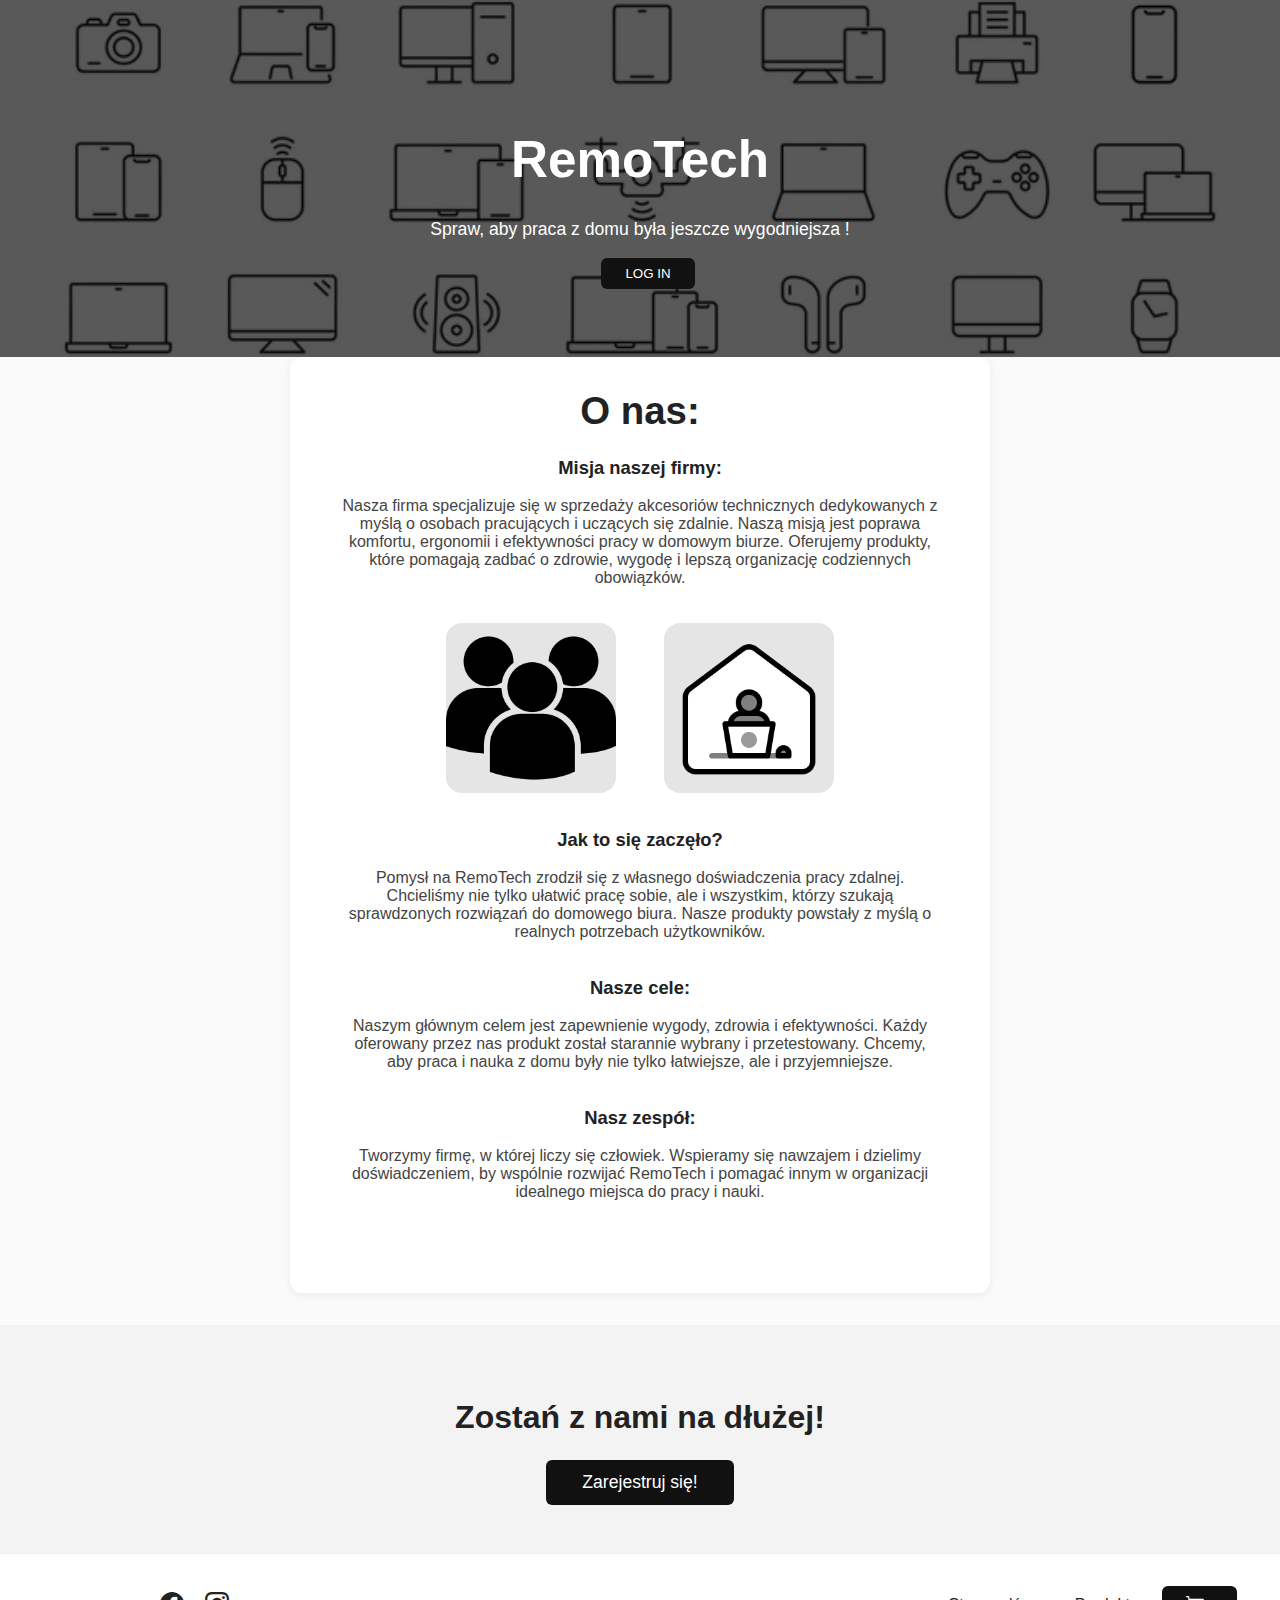
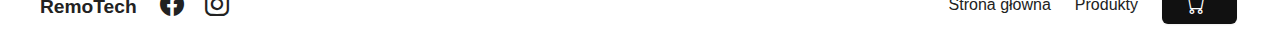
<file: frontend-cart changed/onas.html>
<!DOCTYPE html>
<html lang="pl">
<head>
    <meta charset="UTF-8">
    <meta name="viewport" content="width=device-width, initial-scale=1.0">
    <title>O nas - RemoTech</title>
    <link rel="stylesheet" href="css/landing.css">
    <link rel="stylesheet" href="https://cdn.jsdelivr.net/npm/bootstrap-icons@1.10.5/font/bootstrap-icons.css">
</head>
<body>
    <!-- Hero Section -->
    <section class="hero" style="position: relative; background: #888; background-image: url('assets/main page-fixed.jpg'); background-size: cover; background-position: center; min-height: 220px; display: flex; align-items: center; justify-content: center;">
        <div style="position: absolute; top: 0; left: 0; width: 100%; height: 100%; background: rgba(0,0,0,0.65); z-index: 1;"></div>
        <div style="position: relative; z-index: 2; width: 100%; max-width: 700px; margin: 0 auto; display: flex; flex-direction: column; align-items: center; padding: 48px 0 44px 0;">
            <h1 style="color: #fff; font-size: 3.2rem; font-weight: bold; margin-bottom: 12px;">RemoTech</h1>
            <p style="color: #fff; font-size: 1.1rem; margin-bottom: 18px;">Spraw, aby praca z domu była jeszcze wygodniejsza !</p>
            <button class="header__login" onclick="window.location.href='login.html'">LOG IN</button>
        </div>
    </section>
    <main class="container" style="background: #fff; max-width: 700px; margin: 0 auto; border-radius: 12px; box-shadow: 0 2px 8px #0001; padding: 32px 0 56px 0;">
        <h2 style="text-align:center; font-size:2.4rem; margin-bottom: 24px; margin-top: 0;">O nas:</h2>
        <div style="text-align:center; font-size:1.15rem; font-weight:600; margin-bottom: 18px;">Misja naszej firmy:</div>
        <div style="text-align:center; max-width: 600px; margin: 0 auto 36px auto; font-size:1rem; color:#444;">Nasza firma specjalizuje się w sprzedaży akcesoriów technicznych dedykowanych z myślą o osobach pracujących i uczących się zdalnie. Naszą misją jest poprawa komfortu, ergonomii i efektywności pracy w domowym biurze. Oferujemy produkty, które pomagają zadbać o zdrowie, wygodę i lepszą organizację codziennych obowiązków.</div>
        <div style="display:flex; justify-content:center; gap:48px; margin: 36px 0; flex-wrap:wrap;">
            <img src="assets/multiple-users-silhouette.png" alt="Zespół" style="width:170px; height:170px; object-fit:contain; background:#e5e5e5; border-radius:16px;">
            <img src="assets/remote working icon3.png" alt="Remote work" style="width:170px; height:170px; object-fit:contain; background:#e5e5e5; border-radius:16px;">
        </div>
        <div style="text-align:center; font-size:1.15rem; font-weight:600; margin: 36px 0 18px 0;">Jak to się zaczęło?</div>
        <div style="text-align:center; max-width: 600px; margin: 0 auto 36px auto; font-size:1rem; color:#444;">Pomysł na RemoTech zrodził się z własnego doświadczenia pracy zdalnej. Chcieliśmy nie tylko ułatwić pracę sobie, ale i wszystkim, którzy szukają sprawdzonych rozwiązań do domowego biura. Nasze produkty powstały z myślą o realnych potrzebach użytkowników.</div>
        <div style="text-align:center; font-size:1.15rem; font-weight:600; margin: 36px 0 18px 0;">Nasze cele:</div>
        <div style="text-align:center; max-width: 600px; margin: 0 auto 36px auto; font-size:1rem; color:#444;">Naszym głównym celem jest zapewnienie wygody, zdrowia i efektywności. Każdy oferowany przez nas produkt został starannie wybrany i przetestowany. Chcemy, aby praca i nauka z domu były nie tylko łatwiejsze, ale i przyjemniejsze.</div>
        <div style="text-align:center; font-size:1.15rem; font-weight:600; margin: 36px 0 18px 0;">Nasz zespół:</div>
        <div style="text-align:center; max-width: 600px; margin: 0 auto 36px auto; font-size:1rem; color:#444;">Tworzymy firmę, w której liczy się człowiek. Wspieramy się nawzajem i dzielimy doświadczeniem, by wspólnie rozwijać RemoTech i pomagać innym w organizacji idealnego miejsca do pracy i nauki.</div>
    </main>
    <section class="cta" style="margin-top: 32px;">
        <div class="cta__content">
            <h2>Zostań z nami na dłużej!</h2>
            <button onclick="window.location.href='login.html'">Zarejestruj się!</button>
        </div>
    </section>
    <footer class="footer">
        <div class="footer__brand">RemoTech
            <span class="footer__social" style="margin-left: 18px;">
                <a href="#"><i class="bi bi-facebook"></i></a>
                <a href="#"><i class="bi bi-instagram"></i></a>
            </span>
        </div>
        <div class="footer__links" style="display: flex; align-items: center; gap: 24px;">
            <a href="index.html">Strona główna</a>
            <a href="produkty.html">Produkty</a>
            <button class="produkty-cart-btn" aria-label="Koszyk" onclick="window.location.href='cart.html'">
                <i class="bi bi-cart"></i>
            </button>
        </div>
    </footer>
</body>
</html>
</file>
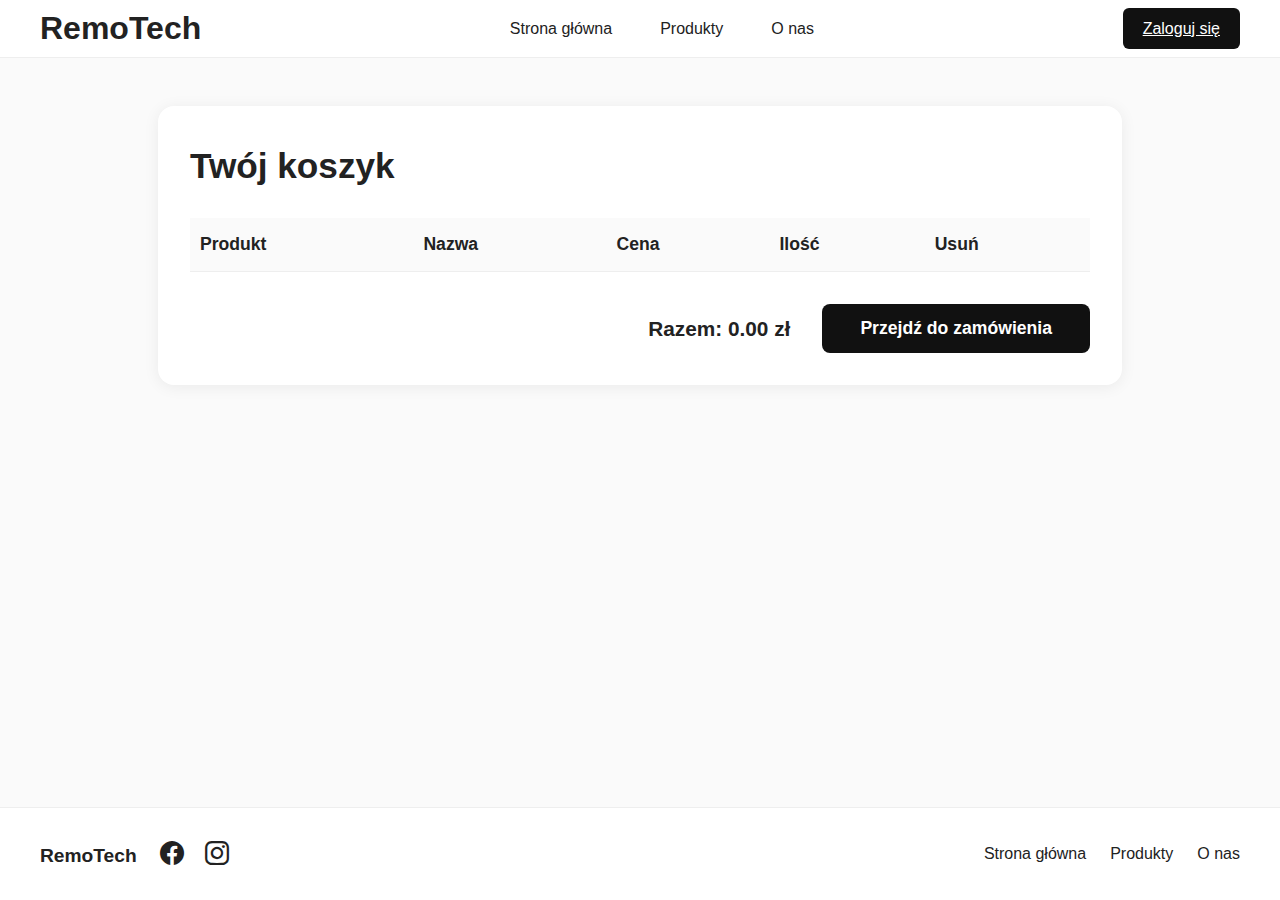
<file: frontend/cart.html>
<!DOCTYPE html>
<html lang="pl">
  <head>
    <meta charset="UTF-8" />
    <meta name="viewport" content="width=device-width, initial-scale=1.0" />
    <title>Koszyk - RemoTech</title>
    <link rel="icon" type="image/png" href="favicon/favicon-96x96.png" sizes="96x96" />
    <link rel="icon" type="image/svg+xml" href="favicon/favicon.svg" />
    <link rel="shortcut icon" href="favicon/favicon.ico" />
    <link rel="apple-touch-icon" sizes="180x180" href="favicon/apple-touch-icon.png" />
    <link rel="manifest" href="favicon/web-app-manifest-192x192.png" />
    <link rel="stylesheet" href="css/landing.css" />
    <link
      rel="stylesheet"
      href="https://cdn.jsdelivr.net/npm/bootstrap-icons@1.10.5/font/bootstrap-icons.css"
    />
    <style>
      .header {
        position: sticky;
        top: 0;
        z-index: 1000;
      }

      .header__login {
        background: #111;
        color: #fff;
        border: none;
        padding: 12px 20px;
        border-radius: 6px;
        font-weight: 500;
        margin-left: 0;
        cursor: pointer;
        transition: background 0.2s;
      }
      .header__login:hover {
        background: #222;
      }
      .cart-container {
        max-width: 900px;
        margin: 48px auto 48px auto;
        background: #fff;
        border-radius: 16px;
        box-shadow: 0 2px 16px #0001;
        padding: 40px 32px 32px 32px;
      }
      .cart-title {
        font-size: 2.2rem;
        font-weight: bold;
        margin-bottom: 32px;
        text-align: left;
      }
      .cart-table {
        width: 100%;
        border-collapse: collapse;
        margin-bottom: 32px;
      }
      .cart-table th,
      .cart-table td {
        padding: 16px 10px;
        text-align: left;
        border-bottom: 1px solid #eee;
      }
      .cart-table th {
        font-size: 1.1rem;
        font-weight: 600;
        background: #fafafa;
      }
      .cart-table img {
        width: 60px;
        height: 60px;
        object-fit: contain;
        border-radius: 10px;
        background: #f3f3f3;
      }
      .cart-remove-btn {
        background: #fff;
        border: 1px solid #eee;
        color: #d00;
        border-radius: 50%;
        width: 36px;
        height: 36px;
        display: flex;
        align-items: center;
        justify-content: center;
        font-size: 1.2rem;
        cursor: pointer;
        transition: background 0.2s, color 0.2s;
      }
      .cart-remove-btn:hover {
        background: #f8d7da;
        color: #a00;
      }
      .cart-summary {
        display: flex;
        justify-content: flex-end;
        align-items: center;
        gap: 32px;
        margin-top: 24px;
      }
      .cart-total {
        font-size: 1.3rem;
        font-weight: bold;
      }
      .cart-checkout-btn {
        background: #111;
        color: #fff;
        border: none;
        border-radius: 8px;
        padding: 14px 38px;
        font-size: 1.1rem;
        font-weight: 600;
        cursor: pointer;
        transition: background 0.2s;
      }
      .cart-checkout-btn:hover {
        background: #222;
      }
      @media (max-width: 700px) {
        .cart-container {
          padding: 18px 4px;
        }
        .cart-title {
          font-size: 1.3rem;
        }
        .cart-table th,
        .cart-table td {
          padding: 8px 4px;
        }
      }
    </style>
    <script src="js/auth.js"></script>
  </head>
  <body style="min-height: 100vh; display: flex; flex-direction: column">
    <header class="header" style="padding: 10px 40px">
      <div class="header__logo">RemoTech</div>
      <nav
        class="header__nav"
        style="display: flex; align-items: center; gap: 32px"
      >
        <a href="index.html" class="header__link">Strona główna</a>
        <a href="produkty.html" class="header__link">Produkty</a>
        <a href="onas.html" class="header__link">O nas</a>
      </nav>
      <div class="header__actions">
        <button
          class="header__login"
          onclick="window.location.href='login.html'"
        >
          Zaloguj Się
        </button>
      </div>
    </header>
    <main>
      <div class="cart-container">
        <div class="cart-title">Twój koszyk</div>
        <table class="cart-table">
          <thead>
            <tr>
              <th>Produkt</th>
              <th>Nazwa</th>
              <th>Cena</th>
              <th>Ilość</th>
              <th>Usuń</th>
            </tr>
          </thead>
          <tbody id="cart-items">
            <!-- Cart items will be rendered here by JS -->
          </tbody>
        </table>
        <div class="cart-summary">
          <span class="cart-total"
            >Razem: <span id="cart-total">0,00 zł</span></span
          >
          <button class="cart-checkout-btn">Przejdź do zamówienia</button>
        </div>
      </div>
    </main>
    <footer class="footer" style="margin-top: auto">
      <div class="footer__brand">
        RemoTech
        <span class="footer__social" style="margin-left: 18px">
          <a href="#"><i class="bi bi-facebook"></i></a>
          <a href="#"><i class="bi bi-instagram"></i></a>
        </span>
      </div>
      <div
        class="footer__links"
        style="display: flex; align-items: center; gap: 24px"
      >
        <a href="index.html">Strona główna</a>
        <a href="produkty.html">Produkty</a>
        <a href="onas.html">O nas</a>
      </div>
    </footer>
    <script src="js/api.js"></script>
    <script>
      // Simple cart rendering using ApiService (mocked)
      async function renderCart() {
        const cart = await ApiService.getCart();
        const cartItems = cart.items || [];
        const cartItemsTbody = document.getElementById("cart-items");
        const cartTotalSpan = document.getElementById("cart-total");
        cartItemsTbody.innerHTML = "";
        let total = 0;
        for (const item of cartItems) {
          const tr = document.createElement("tr");
          tr.innerHTML = `
                <td><img src="assets/laptop stand.webp" alt="Produkt"></td>
                <td>${item.product ? item.product.short_name : ""}</td>
                <td>${item.product ? item.product.price.toFixed(2) : ""} zł</td>
                <td>${item.quantity}</td>
                <td><button class="cart-remove-btn" onclick="removeFromCart(${
                  item.product_id
                })"><i class="bi bi-x"></i></button></td>
            `;
          cartItemsTbody.appendChild(tr);
          if (item.product) total += item.product.price * item.quantity;
        }
        cartTotalSpan.textContent = total.toFixed(2) + " zł";
      }
      async function removeFromCart(productId) {
        await ApiService.removeFromCart(productId);
        renderCart();
      }
      renderCart();
    </script>
  </body>
</html>
</file>
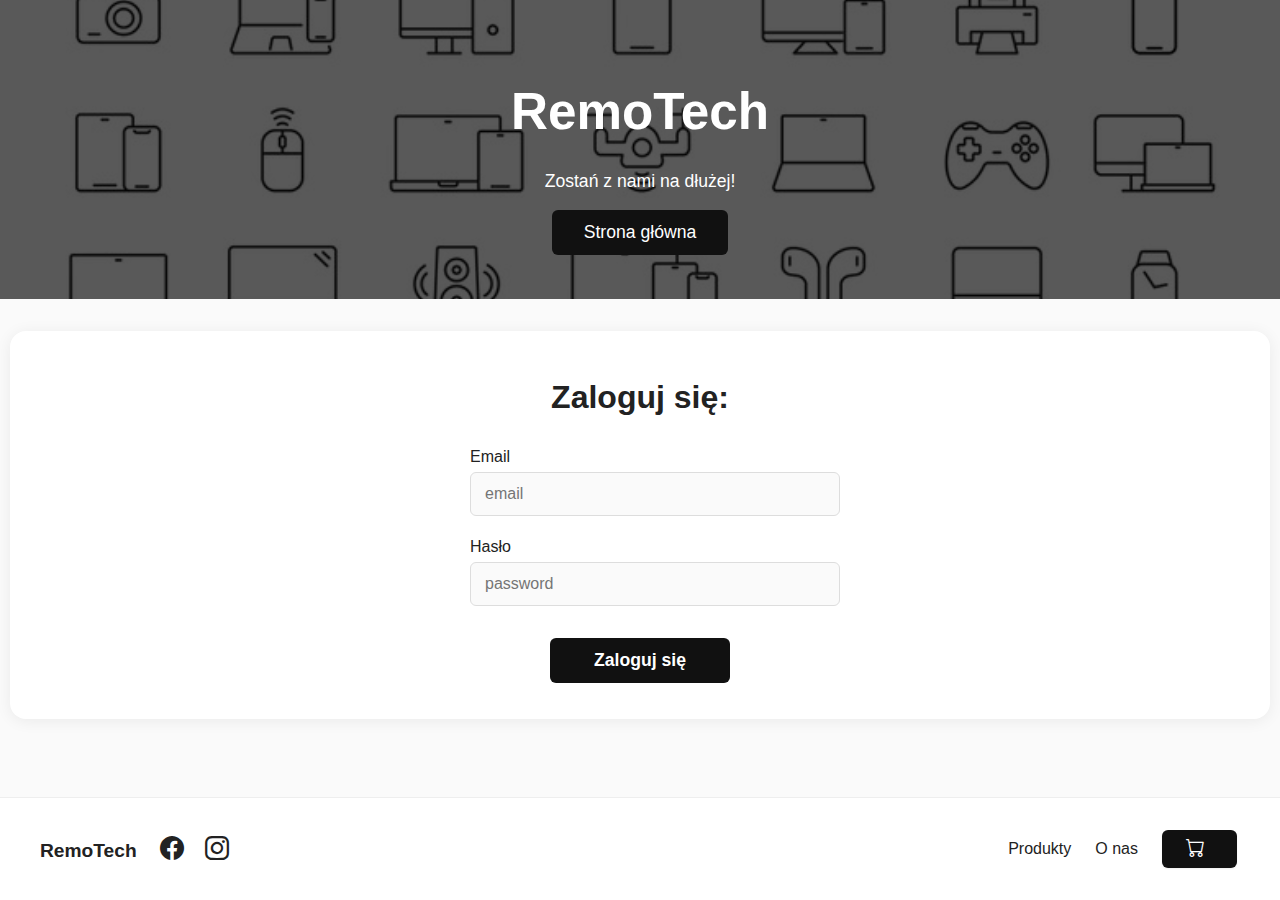
<file: frontend/login.html>
<!DOCTYPE html>
<html lang="pl">
  <head>
    <meta charset="UTF-8" />
    <meta name="viewport" content="width=device-width, initial-scale=1.0" />
    <title>Logowanie - RemoTech</title>
    <link rel="icon" type="image/png" href="favicon/favicon-96x96.png" sizes="96x96" />
    <link rel="icon" type="image/svg+xml" href="favicon/favicon.svg" />
    <link rel="shortcut icon" href="favicon/favicon.ico" />
    <link rel="apple-touch-icon" sizes="180x180" href="favicon/apple-touch-icon.png" />
    <link rel="manifest" href="favicon/web-app-manifest-192x192.png" />
    <link rel="stylesheet" href="css/landing.css" />
    <link
      rel="stylesheet"
      href="https://cdn.jsdelivr.net/npm/bootstrap-icons@1.10.5/font/bootstrap-icons.css"
    />
    <style>
      .login-hero {
        background: url("assets/main page-fixed.jpg") center/cover no-repeat;
        min-height: 260px;
        display: flex;
        flex-direction: column;
        align-items: center;
        justify-content: center;
        position: relative;
      }
      .login-hero__overlay {
        position: absolute;
        top: 0;
        left: 0;
        right: 0;
        bottom: 0;
        background: rgba(34, 34, 34, 0.55);
        z-index: 1;
      }
      .login-hero__content {
        position: relative;
        z-index: 2;
        color: #fff;
        text-align: center;
      }
      .login-hero__content h1 {
        font-size: 2.2rem;
        font-weight: bold;
        margin-bottom: 0.5rem;
      }
      .login-hero__content p {
        font-size: 1.1rem;
        margin-bottom: 1.2rem;
      }
      .login-hero__cta {
        background: #111;
        color: #fff;
        border: none;
        padding: 12px 32px;
        border-radius: 6px;
        font-size: 1.1rem;
        font-weight: 500;
        cursor: pointer;
        transition: background 0.2s;
      }
      .login-hero__cta:hover {
        background: #222;
      }
      .login-form-section {
        background: #fff;
        width: 100%;
        max-width: 1100px;
        margin: 32px auto 48px auto;
        border-radius: 16px;
        box-shadow: 0 2px 16px #0001;
        padding: 48px 80px 36px 80px;
        position: relative;
        z-index: 3;
      }
      .login-form-title {
        font-size: 2rem;
        font-weight: bold;
        margin-bottom: 32px;
        text-align: center;
      }
      .login-form-group {
        display: flex;
        flex-direction: column;
        align-items: flex-start;
        width: 100%;
        max-width: 340px;
      }
      .login-form {
        display: flex;
        flex-direction: column;
        gap: 22px;
        align-items: center;
      }
      .login-form label {
        font-size: 1rem;
        font-weight: 500;
        margin-bottom: 6px;
        align-self: flex-start;
        width: 100%;
        max-width: 340px;
      }
      .login-form input[type="text"],
      .login-form input[type="password"] {
        padding: 12px 14px;
        border: 1px solid #ddd;
        border-radius: 6px;
        font-size: 1rem;
        background: #fafafa;
        outline: none;
        transition: border 0.2s;
        width: 100%;
        max-width: 340px;
      }
      .login-form input[type="text"]:focus,
      .login-form input[type="password"]:focus {
        border: 1.5px solid #111;
      }
      .login-form button {
        background: #111;
        color: #fff;
        border: none;
        border-radius: 6px;
        padding: 12px 0;
        font-size: 1.1rem;
        font-weight: 600;
        cursor: pointer;
        margin-top: 10px;
        transition: background 0.2s;
        width: 100%;
        max-width: 180px;
        align-self: center;
      }
      .login-form button:hover {
        background: #222;
      }
      @media (max-width: 600px) {
        .login-form-section {
          padding: 32px 12px 24px 12px;
        }
        .login-form-title {
          font-size: 1.3rem;
        }
      }
    </style>
  </head>
  <body style="min-height: 100vh; display: flex; flex-direction: column">
    <!-- Hero Section with background icons -->
    <section
      class="login-hero"
      style="
        position: relative;
        background: #888;
        background-image: url('assets/main page-fixed.jpg');
        background-size: cover;
        background-position: center;
        min-height: 220px;
        display: flex;
        align-items: center;
        justify-content: center;
      "
    >
      <div
        style="
          position: absolute;
          top: 0;
          left: 0;
          width: 100%;
          height: 100%;
          background: rgba(0, 0, 0, 0.65);
          z-index: 1;
        "
      ></div>
      <div
        style="
          position: relative;
          z-index: 2;
          width: 100%;
          max-width: 700px;
          margin: 0 auto;
          display: flex;
          flex-direction: column;
          align-items: center;
          padding: 48px 0 44px 0;
        "
      >
        <h1
          style="
            color: #fff;
            font-size: 3.2rem;
            font-weight: bold;
            margin-bottom: 12px;
          "
        >
          RemoTech
        </h1>
        <p style="color: #fff; font-size: 1.1rem; margin-bottom: 18px">
          Zostań z nami na dłużej!
        </p>
        <a
          href="index.html"
          class="login-hero__cta"
          style="
            background: #111;
            color: #fff;
            border: none;
            padding: 12px 32px;
            border-radius: 6px;
            font-size: 1.1rem;
            font-weight: 500;
            cursor: pointer;
            transition: background 0.2s;
            text-decoration: none;
          "
          >Strona główna</a
        >
      </div>
    </section>

    <!-- Login Form Section -->
    <section
      class="login-form-section"
      style="
        margin: 32px auto 48px auto;
        width: 100%;
        max-width: 1100px;
        padding: 48px 80px 36px 80px;
      "
    >
      <div class="login-form-title">Zaloguj się:</div>
      <form class="login-form">
        <div class="login-form-group">
          <label for="username">Email</label>
          <input
            type="text"
            id="username"
            name="username"
            placeholder="email"
            autocomplete="username"
            required
          />
        </div>
        <div class="login-form-group">
          <label for="password">Hasło</label>
          <input
            type="password"
            id="password"
            name="password"
            placeholder="password"
            autocomplete="current-password"
            required
          />
        </div>
        <button type="submit">Zaloguj się</button>
      </form>
    </section>

    <!-- Footer -->
    <footer class="footer" style="margin-top: auto">
      <div class="footer__brand">
        RemoTech
        <span class="footer__social" style="margin-left: 18px">
          <a href="#"><i class="bi bi-facebook"></i></a>
          <a href="#"><i class="bi bi-instagram"></i></a>
        </span>
      </div>
      <div
        class="footer__links"
        style="display: flex; align-items: center; gap: 24px"
      >
        <a href="produkty.html">Produkty</a>
        <a href="onas.html" style="white-space: nowrap">O nas</a>
        <button
          class="produkty-cart-btn"
          aria-label="Koszyk"
          onclick="window.location.href='cart.html'"
        >
          <i class="bi bi-cart"></i>
        </button>
      </div>
    </footer>
    <script src="js/login.js"></script>
  </body>
</html>
</file>
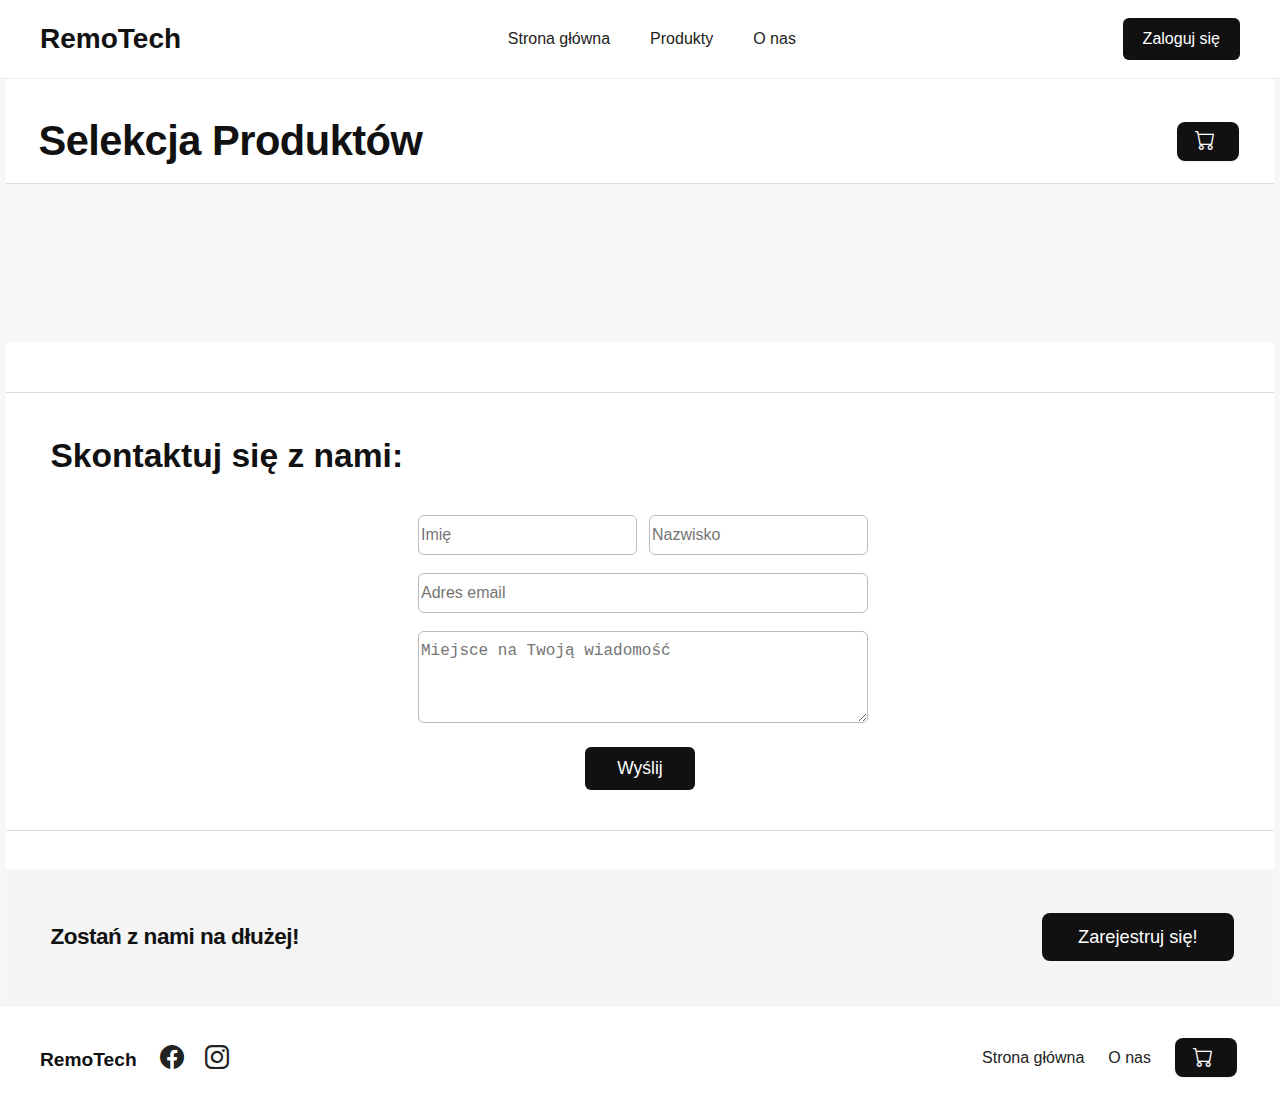
<file: frontend/produkty.html>
<!DOCTYPE html>
<html lang="pl">
  <head>
    <meta charset="UTF-8" />
    <meta name="viewport" content="width=device-width, initial-scale=1.0" />
    <title>Produkty - RemoTech</title>
    <link rel="icon" type="image/png" href="favicon/favicon-96x96.png" sizes="96x96" />
    <link rel="icon" type="image/svg+xml" href="favicon/favicon.svg" />
    <link rel="shortcut icon" href="favicon/favicon.ico" />
    <link rel="apple-touch-icon" sizes="180x180" href="favicon/apple-touch-icon.png" />
    <link rel="manifest" href="favicon/web-app-manifest-192x192.png" />
    <link
      rel="stylesheet"
      href="https://cdn.jsdelivr.net/npm/bootstrap-icons@1.10.5/font/bootstrap-icons.css"
    />
    <style>
      body {
        background: #f7f7f7;
        margin: 0;
        font-family: "Inter", Arial, sans-serif;
        color: #111;
      }
      .container {
        background: #fff;
        max-width: 99vw;
        margin: 0 auto;
        padding: 0;
        min-height: 100vh;
      }
      .header {
        position: sticky;
        top: 0;
        z-index: 1000;
        display: flex;
        align-items: center;
        justify-content: space-between;
        background: #fff;
        border-bottom: 1px solid #ededed;
        padding: 0 36px 0 36px;
        min-height: 58px;
      }
      .header__logo {
        font-size: 28px;
        font-weight: 600;
        padding: 10px 0;
      }
      .header__nav {
        display: flex;
        align-items: center;
        gap: 32px;
      }
      .header__link {
        color: #222;
        text-decoration: none;
        font-size: 1rem;
        padding: 0 4px;
        transition: color 0.2s;
      }
      .header__link:hover {
        color: #111;
      }
      .header__actions {
        display: flex;
        align-items: center;
      }
      .header__login {
        background: #111;
        color: #fff;
        border: none;
        padding: 12px 20px;
        border-radius: 6px;
        font-weight: 500;
        margin-left: 0;
        cursor: pointer;
        transition: background 0.2s;
        text-decoration: none;
      }
      .header__login:hover {
        background: #222;
      }

      /* PRODUCTS PAGE HEADING */
      .produkty-header-row {
        display: flex;
        justify-content: space-between;
        align-items: center;
        margin: 0 0 0 0;
        padding: 38px 32px 0 32px;
      }
      .produkty-title {
        font-size: 2.6rem;
        font-weight: bold;
        margin: 0;
        font-family: "Inter", Arial, sans-serif;
        letter-spacing: -0.5px;
      }
      .produkty-cart-btn {
        background: #111;
        color: #fff;
        border: none;
        border-radius: 8px;
        padding: 8px 24px 8px 18px;
        font-size: 1.07rem;
        display: flex;
        align-items: center;
        gap: 8px;
        cursor: pointer;
        font-weight: 500;
        box-shadow: 0 1px 2px #0001;
        margin-right: 3px;
      }
      .produkty-cart-btn i {
        font-size: 1.18em;
      }
      .produkty-cart-btn:hover {
        background: #222;
      }
      .produkty-hr {
        border: none;
        border-top: 1px solid #dedede;
        margin: 18px 0 0 0;
      }
      .produkty-content {
        background: #f7f7f7;
        padding: 42px 0 58px 0;
      }

      /* PRODUCTS GRID */
      .produkty-grid {
        display: grid;
        row-gap: 10px;
        grid-template-columns: repeat(3, 1fr);
        gap: 38px;
        max-width: 1160px;
        margin: 0 auto 58px auto;
        padding: 0 22px;
      }
      .produkty-card {
        background: #fff;
        border-radius: 16px;
        box-shadow: 0 2px 8px #0001;
        display: flex;
        flex-direction: column;
        align-items: stretch;
        overflow: hidden;
        margin: 0;
        height: 100%;
        position: relative;
        padding: 0;
      }
      .produkty-card img {
        width: 100%;
        height: 170px;
        object-fit: contain;
        border-radius: 16px 16px 0 0;
        background: #fafbfb;
        box-shadow: none;
        margin-bottom: 0;
        align-self: stretch;
      }
      .produkty-card h3,
      .produkty-card p,
      .produkty-bottom-row {
        padding: 0 18px;
      }
      .produkty-card h3 {
        font-size: 1.16rem;
        font-weight: 700;
        margin: 18px 0 8px 0;
        text-align: left;
        width: 100%;
        letter-spacing: -0.2px;
      }
      .produkty-card p {
        font-size: 1.01rem;
        color: #444;
        margin: 0 0 18px 0;
        text-align: left;
        width: 100%;
        line-height: 1.52;
      }
      .produkty-bottom-row {
        width: 100%;
        display: flex;
        align-items: center;
        justify-content: space-between;
        margin-top: auto;
        padding: 0 18px 18px 18px;
        box-sizing: border-box;
      }
      .product-price {
        font-size: 1.1rem;
        font-weight: bold;
        color: #111;
        margin: 0;
      }
      .product-card__cart {
        width: 36px;
        height: 36px;
        min-width: 36px;
        border: none;
        border-radius: 50%;
        background: #111;
        color: #fff;
        font-size: 1.1rem;
        padding: 0;
        cursor: pointer;
        transition: background 0.2s;
        display: flex;
        align-items: center;
        justify-content: center;
        box-shadow: 0 1px 2px #0001;
        margin: 0;
      }
      .product-card__cart:hover {
        background: #222;
      }
      /* Contact form styles */
      .produkty-contact-section {
        display: flex;
        flex-direction: column;
        gap: 10px;
        margin: 50px 0 0 0;
        padding: 44px 0 40px 0;
        border-top: 1px solid #dadada;
        border-bottom: 1px solid #dadada;
      }
      .produkty-contact-title {
        font-size: 2.1rem;
        font-weight: 700;
        text-align: left;
        padding-left: 44px;
        margin-bottom: 30px;
      }
      .contact__row_name {
        grid-column: 1;
      }
      .contact__row_surname {
        grid-column: 2;
      }
      .email__row {
        grid-column: span 2;
      }
      .text__row {
        grid-column: span 2;
        grid-row: span 2;
      }
      .produkty-contact-form {
        display: grid;
        grid-template-columns: repeat(2, 1fr); /* 2 kolumny */
        grid-template-rows: repeat(4, 40px); /* 4 wiersze po 400px */
        gap: 18px;
        max-width: 650px;
        margin: 0 auto;
      }
      .produkty-contact-form input,
      .produkty-contact-form textarea {
        padding: 10px 2px;
        border: 1px solid #bbb;
        border-radius: 6px;
        font-size: 1rem;
        width: 100%;
      }
      .produkty-contact-form textarea {
        min-height: 70px;
        resize: vertical;
      }
      .produkty-contact-form button {
        background: #111;
        color: #fff;
        border: none;
        border-radius: 6px;
        padding: 11px 32px;
        font-size: 1.09rem;
        cursor: pointer;
        margin-top: 8px;
        transition: background 0.2s;
        font-weight: 500;
      }
      .btn__contact {
        background: #111;
        color: #fff;
        border: none;
        border-radius: 6px;
        padding: 11px 32px;
        font-size: 1.09rem;
        cursor: pointer;
        margin-top: 8px;
        transition: background 0.2s;
        font-weight: 500;
      }
      .produkty-contact-form button:hover {
        background: #222;
      }
      /* CTA section */
      .produkty-cta-section {
        background: #f5f5f5;
        display: flex;
        justify-content: space-between;
        align-items: center;
        padding: 44px 40px 44px 44px;
        margin-top: 38px;
      }
      .produkty-cta-section h2 {
        font-size: 1.41rem;
        font-weight: bold;
        margin: 0;
        letter-spacing: -0.5px;
      }
      .produkty-cta-section button {
        background: #111;
        color: #fff;
        border: none;
        border-radius: 8px;
        padding: 13px 36px;
        font-size: 1.14rem;
        cursor: pointer;
        font-weight: 500;
        transition: background 0.2s;
      }
      .produkty-cta-section button:hover {
        background: #222;
      }
      .footer {
        background: #fff;
        border-top: 1px solid #eee;
        padding: 32px 40px;
        display: flex;
        flex-wrap: wrap;
        justify-content: space-between;
        align-items: center;
        font-size: 1rem;
        max-width: 100vw;
        margin: 0 auto;
      }
      .footer__brand {
        font-weight: bold;
        font-size: 1.2rem;
      }
      .footer__social a {
        color: #222;
        font-size: 1.5rem;
        margin-right: 16px;
        transition: color 0.2s;
      }
      .footer__social a:hover {
        color: #0d6efd;
      }
      .footer__links {
        display: flex;
        gap: 24px;
      }
      .footer__links a {
        color: #222;
        text-decoration: none;
        transition: color 0.2s;
      }
      .footer__links a:hover {
        color: #0d6efd;
      }
      @media (max-width: 1100px) {
        .produkty-grid {
          grid-template-columns: 1fr 1fr;
          max-width: 97vw;
        }
        .footer {
          max-width: 97vw;
        }
      }
      @media (max-width: 800px) {
        .produkty-grid {
          grid-template-columns: 1fr;
          max-width: 98vw;
        }
        .produkty-header-row {
          flex-direction: column;
          align-items: flex-start;
          gap: 24px;
        }
        .produkty-cta-section {
          flex-direction: column;
          gap: 22px;
          text-align: center;
        }
      }
      @media (max-width: 500px) {
        .produkty-title {
          font-size: 1.2rem;
        }
      }
      .admin-button {
        background-color: red;
        text-decoration: none;
      }
    </style>
    <script src="js/auth.js"></script>
  </head>
  <body>
    <header class="header" style="padding: 10px 40px">
      <div class="header__logo">RemoTech</div>
      <nav class="header__nav">
        <a href="index.html" class="header__link">Strona główna</a>
        <a href="produkty.html" class="header__link">Produkty</a>
        <a href="onas.html" class="header__link">O nas</a>
      </nav>
      <div class="header__actions">
        <a  href="login.html" class="header__login">Zaloguj się</a>
      </div>
    </header>
    <main class="container">
      <div class="produkty-header-row">
        <h1 class="produkty-title">Selekcja Produktów</h1>
        <button
          class="produkty-cart-btn"
          aria-label="Koszyk"
          onclick="window.location.href='cart.html'"
        >
          <i class="bi bi-cart"></i>
        </button>
      </div>
      <hr class="produkty-hr" />
      <div class="produkty-content">
        <div class="produkty-grid produkty-grid-js"></div>
      </div>
      <section class="produkty-contact-section">
        <div
          class="produkty-contact-title"
          style="
            font-size: 2.1rem;
            font-weight: 700;
            text-align: left;
            padding-left: 44px;
            margin-bottom: 30px;
          "
        >
          Skontaktuj się z nami:
        </div>
        <form class="produkty-contact-form">
          <div class="contact__row_name">
            <input
              type="text"
              placeholder="Imię"
              name="imie"
            />
          </div>
          <div class="contact__row_surname">
            <input
              type="text"
              placeholder="Nazwisko"
              name="nazwisko"
            />
          </div>
      
          <div class="email__row">
            <input
              type="email"
              placeholder="Adres email"
              name="email"
            />
          </div>
          <div class="text__row">
          <textarea
            placeholder="Miejsce na Twoją wiadomość"
            name="wiadomosc"
            class="text__row"
          ></textarea>
          </div>
          </form>
          <div style="display: flex; justify-content: center; width: 100%">
            <button class="btn__contact" type="submit">Wyślij</button>
          </div>
        </form>
      </section>
      <section class="produkty-cta-section">
        <h2>Zostań z nami na dłużej!</h2>
        <button onclick="window.location.href='register.html'">
          Zarejestruj się!
        </button>
      </section>
    </main>
    <footer class="footer">
      <div class="footer__brand">
        RemoTech
        <span class="footer__social" style="margin-left: 18px">
          <a href="#"><i class="bi bi-facebook"></i></a>
          <a href="#"><i class="bi bi-instagram"></i></a>
        </span>
      </div>
      <div
        class="footer__links"
        style="display: flex; align-items: center; gap: 24px"
      >
        <a href="index.html">Strona główna</a>
        <a href="onas.html">O nas</a>
        <button class="produkty-cart-btn" aria-label="Koszyk">
          <i class="bi bi-cart"></i>
        </button>
      </div>
    </footer>
    <script src="js/api.js"></script>
    <script src="js/product-card-generate.js"></script>
    <script>
      document.querySelectorAll(".product-card__cart").forEach((btn, idx) => {
        btn.addEventListener("click", async (e) => {
          e.preventDefault();
          // Find the product index in the grid
          const productCards = Array.from(
            document.querySelectorAll(".produkty-card")
          );
          const card = btn.closest(".produkty-card");
          const productIdx = productCards.indexOf(card);
          // Map to productId (assuming order matches MOCK_DATA)
          const productId = productIdx + 1;
          try {
            await ApiService.addToCart(productId);
            alert("Dodano do koszyka!");
          } catch (err) {
            alert("Błąd przy dodawaniu do koszyka.");
          }
        });
      });
    </script>
  </body>
</html>
</file>
<file: frontend-cart changed/css/landing.css>
body {
    font-family: 'Inter', Arial, sans-serif;
    margin: 0;
    background: #fafafa;
    color: #222;
}

.header {
    display: flex;
    justify-content: space-between;
    align-items: center;
    padding: 24px 40px 16px 40px;
    background: #fff;
    border-bottom: 1px solid #eee;
}
.header__logo {
    font-size: 2rem;
    font-weight: bold;
}
.header__nav {
    display: flex;
    align-items: center;
    gap: 32px;
}
.header__link {
    color: #222;
    text-decoration: none;
    font-size: 1rem;
    margin: 0 8px;
    transition: color 0.2s;
}
.header__link:hover {
    color: #0d6efd;
}
.header__login {
    background: #111;
    color: #fff;
    border: none;
    padding: 8px 24px;
    border-radius: 6px;
    font-weight: 500;
    margin-left: 16px;
    cursor: pointer;
    transition: background 0.2s;
}
.header__login:hover {
    background: #222;
}
.header__cart {
    background: #111;
    color: #fff;
    border: none;
    padding: 8px 24px;
    border-radius: 6px;
    font-weight: 500;
    margin-left: 0;
    cursor: pointer;
    transition: background 0.2s;
    font-size: 1rem;
    display: flex;
    align-items: center;
    gap: 8px;
}
.header__cart:hover {
    background: #222;
}

.hero {
    padding: 48px 0 24px 0;
    background: #fff;
    text-align: center;
}
.hero__content h1 {
    font-size: 3rem;
    font-weight: bold;
    margin-bottom: 12px;
}
.hero__content p {
    font-size: 1.2rem;
    color: #444;
    margin-bottom: 32px;
}
.hero__icons {
    display: flex;
    flex-wrap: wrap;
    justify-content: center;
    gap: 18px;
    margin-top: 24px;
}
.hero__icons i {
    font-size: 2.2rem;
    color: #222;
    background: #f3f3f3;
    border-radius: 8px;
    padding: 12px;
}

.products {
    padding: 48px 0 24px 0;
    background: #fafafa;
    text-align: center;
}
.products h2 {
    font-size: 2rem;
    margin-bottom: 32px;
}
.products__list {
    display: flex;
    gap: 32px;
    justify-content: center;
    align-items: stretch;
    flex-wrap: wrap;
    margin: 40px 0 60px 0;
}
.product-card {
    width: 330px;
    display: flex;
    flex-direction: column;
    background: #fff;
    border-radius: 16px;
    overflow: hidden;
    box-shadow: 0 2px 8px #0001;
    margin: 0;
    height: 100%;
}
.product-card:hover {
    box-shadow: 0 4px 16px rgba(0,0,0,0.10);
}
.product-card__img {
    width: 100%;
    height: 240px;
    background: #eaeaea;
    display: flex;
    align-items: center;
    justify-content: center;
    border-radius: 16px 16px 0 0;
    overflow: hidden;
}
.product-card__img img {
    width: 100%;
    height: 100%;
    object-fit: contain;    /* to ensure images stay proportionate */
    display: block;
    margin: 0 auto;
}
.product-card__body {
    display: flex;
    flex-direction: column;
    flex: 1;
    padding: 18px 16px 16px 16px;
}
.product-card__body h3 {
    font-size: 1.2rem;
    margin-bottom: 8px;
}
.product-card__body p {
    font-size: 1rem;
    color: #555;
    margin-bottom: 16px;
}
.product-card__cart {
    width: 100%;
    border: none;
    border-radius: 0 0 12px 12px;
    background: #111;
    color: #fff;
    font-size: 1.2rem;
    padding: 10px 0;
    cursor: pointer;
    transition: background 0.2s;
    letter-spacing: 1px;
    margin-top: auto;   /* ensures button stays at the bottom */
}
.product-card__cart:hover {
    background: #0d6efd;
}

.why {
    padding: 48px 0 24px 0;
    background: #fff;
    text-align: center;
}
.why h2 {
    text-align: center;
}
.why__list {
    margin: 24px 0 0 0;
    display: flex;
    flex-direction: column;
    gap: 12px;
    align-items: center;  /* center the items */
}

.why__item {
    display: flex;
    align-items: flex-start;
    gap: 16px;
    max-width: 340px;
    font-size: 1.05rem;
    text-align: left;
}
.why__arrow {
    font-size: 2rem;
    color: #0d6efd;
    flex-shrink: 0;
}
.why__cta {
    margin-top: 16px;
}
.why__cta button {
    background: #111;
    color: #fff;
    border: none;
    padding: 10px 32px;
    border-radius: 6px;
    font-size: 1rem;
    cursor: pointer;
    transition: background 0.2s;
}
.why__cta button:hover {
    background: #0d6efd;
}

.testimonials {
    padding: 48px 0 24px 0;
    background: #fafafa;
    text-align: center;
}
.testimonials h2 {
    font-size: 2rem;
    margin-bottom: 32px;
}
.testimonials__list {
    display: flex;
    flex-wrap: wrap;
    justify-content: center;
    gap: 32px;
}
.testimonial {
    background: #fff;
    border-radius: 16px;
    box-shadow: 0 2px 8px rgba(0,0,0,0.04);
    width: 320px;
    padding: 32px 24px 24px 24px;
    text-align: left;
    display: flex;
    flex-direction: column;
    align-items: flex-start;
}
.testimonial p {
    font-size: 1rem;
    color: #444;
    margin-bottom: 16px;
}
.testimonial__author {
    font-weight: bold;
    color: #222;
    font-size: 1rem;
}

.cta {
    background: #f3f3f3;
    padding: 48px 0;
    text-align: center;
}
.cta__content {
    display: flex;
    flex-direction: column;
    align-items: center;
    gap: 24px;
}
.cta__content h2 {
    font-size: 2rem;
    margin-bottom: 0;
}
.cta__content button {
    background: #111;
    color: #fff;
    border: none;
    padding: 12px 36px;
    border-radius: 6px;
    font-size: 1.1rem;
    cursor: pointer;
    transition: background 0.2s;
}
.cta__content button:hover {
    background: #0d6efd;
}

.footer {
    background: #fff;
    border-top: 1px solid #eee;
    padding: 32px 40px;
    display: flex;
    flex-wrap: wrap;
    justify-content: space-between;
    align-items: center;
    font-size: 1rem;
}
.footer__brand {
    font-weight: bold;
    font-size: 1.2rem;
}
.footer__social a {
    color: #222;
    font-size: 1.5rem;
    margin-right: 16px;
    transition: color 0.2s;
}
.footer__social a:hover {
    color: #0d6efd;
}
.footer__links {
    display: flex;
    gap: 24px;
}
.footer__links a {
    color: #222;
    text-decoration: none;
    transition: color 0.2s;
}
.footer__links a:hover {
    color: #0d6efd;
}

.produkty-cart-btn {
    background: #111;
    color: #fff;
    border: none;
    border-radius: 6px;
    padding: 8px 24px;
    font-size: 1rem;
    font-weight: 500;
    display: flex;
    align-items: center;
    justify-content: center;
    cursor: pointer;
    transition: background 0.2s;
    box-shadow: 0 1px 2px #0001;
    margin-right: 3px;
    width: auto;
    height: auto;
}
.produkty-cart-btn i {
    font-size: 1.18em;
    margin-right: 8px;
}
.produkty-cart-btn:hover {
    background: #222;
}
</file>
<file: frontend/css/landing.css>
body {
    font-family: 'Inter', Arial, sans-serif;
    margin: 0;
    background: #fafafa;
    color: #222;
}

.header {
    display: flex;
    justify-content: space-between;
    align-items: center;
    padding: 24px 40px 16px 40px;
    background: #fff;
    border-bottom: 1px solid #eee;
}
.header__logo {
    font-size: 2rem;
    font-weight: bold;
}
.header__nav {
    display: flex;
    align-items: center;
    gap: 32px;
}
.header__link {
    color: #222;
    text-decoration: none;
    font-size: 1rem;
    margin: 0 8px;
    transition: color 0.2s;
}
.header__link:hover {
    color: #0d6efd;
}
.header__login {
    background: #111;
    color: #fff;
    border: none;
    padding: 8px 24px;
    border-radius: 6px;
    font-weight: 500;
    margin-left: 16px;
    cursor: pointer;
    transition: background 0.2s;
}
.header__login:hover {
    background: #222;
}
.header__cart {
    background: #111;
    color: #fff;
    border: none;
    padding: 8px 24px;
    border-radius: 6px;
    font-weight: 500;
    margin-left: 0;
    cursor: pointer;
    transition: background 0.2s;
    font-size: 1rem;
    display: flex;
    align-items: center;
    gap: 8px;
}
.header__cart:hover {
    background: #222;
}

.hero {
    padding: 48px 0 24px 0;
    background: #fff;
    text-align: center;
}
.hero__content h1 {
    font-size: 3rem;
    font-weight: bold;
    margin-bottom: 12px;
}
.hero__content p {
    font-size: 1.2rem;
    color: #444;
    margin-bottom: 32px;
}
.hero__icons {
    display: flex;
    flex-wrap: wrap;
    justify-content: center;
    gap: 18px;
    margin-top: 24px;
}
.hero__icons i {
    font-size: 2.2rem;
    color: #222;
    background: #f3f3f3;
    border-radius: 8px;
    padding: 12px;
}

.products {
    padding: 48px 0 24px 0;
    background: #fafafa;
    text-align: center;
}
.products h2 {
    font-size: 2rem;
    margin-bottom: 32px;
}
.products__list {
    display: flex;
    gap: 32px;
    justify-content: center;
    align-items: stretch;
    flex-wrap: wrap;
    margin: 40px 0 60px 0;
}
.product-card {
    width: 330px;
    display: flex;
    flex-direction: column;
    background: #fff;
    border-radius: 16px;
    overflow: hidden;
    box-shadow: 0 2px 8px #0001;
    margin: 0;
    height: 100%;
}
.product-card:hover {
    box-shadow: 0 4px 16px rgba(0,0,0,0.10);
}
.product-card__img {
    width: 100%;
    height: 240px;
    background: #eaeaea;
    display: flex;
    align-items: center;
    justify-content: center;
    border-radius: 16px 16px 0 0;
    overflow: hidden;
}
.product-card__img img {
    width: 100%;
    height: 100%;
    object-fit: contain;    /* to ensure images stay proportionate */
    display: block;
    margin: 0 auto;
}
.product-card__body {
    display: flex;
    flex-direction: column;
    flex: 1;
    padding: 18px 16px 16px 16px;
}
.product-card__body h3 {
    font-size: 1.2rem;
    margin-bottom: 8px;
}
.product-card__body p {
    font-size: 1rem;
    color: #555;
    margin-bottom: 16px;
}
.product-card__cart {
    width: 100%;
    border: none;
    border-radius: 0 0 12px 12px;
    background: #111;
    color: #fff;
    font-size: 1.2rem;
    padding: 10px 0;
    cursor: pointer;
    transition: background 0.2s;
    letter-spacing: 1px;
    margin-top: auto;   /* ensures button stays at the bottom */
}
.product-card__cart:hover {
    background: #0d6efd;
}

.why {
    padding: 48px 0 24px 0;
    background: #fff;
    text-align: center;
}
.why h2 {
    text-align: center;
}
.why__list {
    margin: 24px 0 0 0;
    display: flex;
    flex-direction: column;
    gap: 12px;
    align-items: center;  /* center the items */
}

.why__item {
    display: flex;
    align-items: flex-start;
    gap: 16px;
    max-width: 340px;
    font-size: 1.05rem;
    text-align: left;
}
.why__arrow {
    font-size: 2rem;
    color: #0d6efd;
    flex-shrink: 0;
}
.why__cta {
    margin-top: 16px;
}
.why__cta button {
    background: #111;
    color: #fff;
    border: none;
    padding: 10px 32px;
    border-radius: 6px;
    font-size: 1rem;
    cursor: pointer;
    transition: background 0.2s;
}
.why__cta button:hover {
    background: #0d6efd;
}

.testimonials {
    padding: 48px 0 24px 0;
    background: #fafafa;
    text-align: center;
}
.testimonials h2 {
    font-size: 2rem;
    margin-bottom: 32px;
}
.testimonials__list {
    display: flex;
    flex-wrap: wrap;
    justify-content: center;
    gap: 32px;
}
.testimonial {
    background: #fff;
    border-radius: 16px;
    box-shadow: 0 2px 8px rgba(0,0,0,0.04);
    width: 320px;
    padding: 32px 24px 24px 24px;
    text-align: left;
    display: flex;
    flex-direction: column;
    align-items: flex-start;
}
.testimonial p {
    font-size: 1rem;
    color: #444;
    margin-bottom: 16px;
}
.testimonial__author {
    font-weight: bold;
    color: #222;
    font-size: 1rem;
}

.cta {
    background: #f3f3f3;
    padding: 48px 0;
    text-align: center;
}
.cta__content {
    display: flex;
    flex-direction: column;
    align-items: center;
    gap: 24px;
}
.cta__content h2 {
    font-size: 2rem;
    margin-bottom: 0;
}
.cta__content button {
    background: #111;
    color: #fff;
    border: none;
    padding: 12px 36px;
    border-radius: 6px;
    font-size: 1.1rem;
    cursor: pointer;
    transition: background 0.2s;
}
.cta__content button:hover {
    background: #0d6efd;
}

.footer {
    background: #fff;
    border-top: 1px solid #eee;
    padding: 32px 40px;
    display: flex;
    flex-wrap: wrap;
    justify-content: space-between;
    align-items: center;
    font-size: 1rem;
}
.footer__brand {
    font-weight: bold;
    font-size: 1.2rem;
}
.footer__social a {
    color: #222;
    font-size: 1.5rem;
    margin-right: 16px;
    transition: color 0.2s;
}
.footer__social a:hover {
    color: #0d6efd;
}
.footer__links {
    display: flex;
    gap: 24px;
}
.footer__links a {
    color: #222;
    text-decoration: none;
    transition: color 0.2s;
}
.footer__links a:hover {
    color: #0d6efd;
}

.produkty-cart-btn {
    background: #111;
    color: #fff;
    border: none;
    border-radius: 6px;
    padding: 8px 24px;
    font-size: 1rem;
    font-weight: 500;
    display: flex;
    align-items: center;
    justify-content: center;
    cursor: pointer;
    transition: background 0.2s;
    box-shadow: 0 1px 2px #0001;
    margin-right: 3px;
    width: auto;
    height: auto;
}
.produkty-cart-btn i {
    font-size: 1.18em;
    margin-right: 8px;
}
.produkty-cart-btn:hover {
    background: #222;
}
</file>
